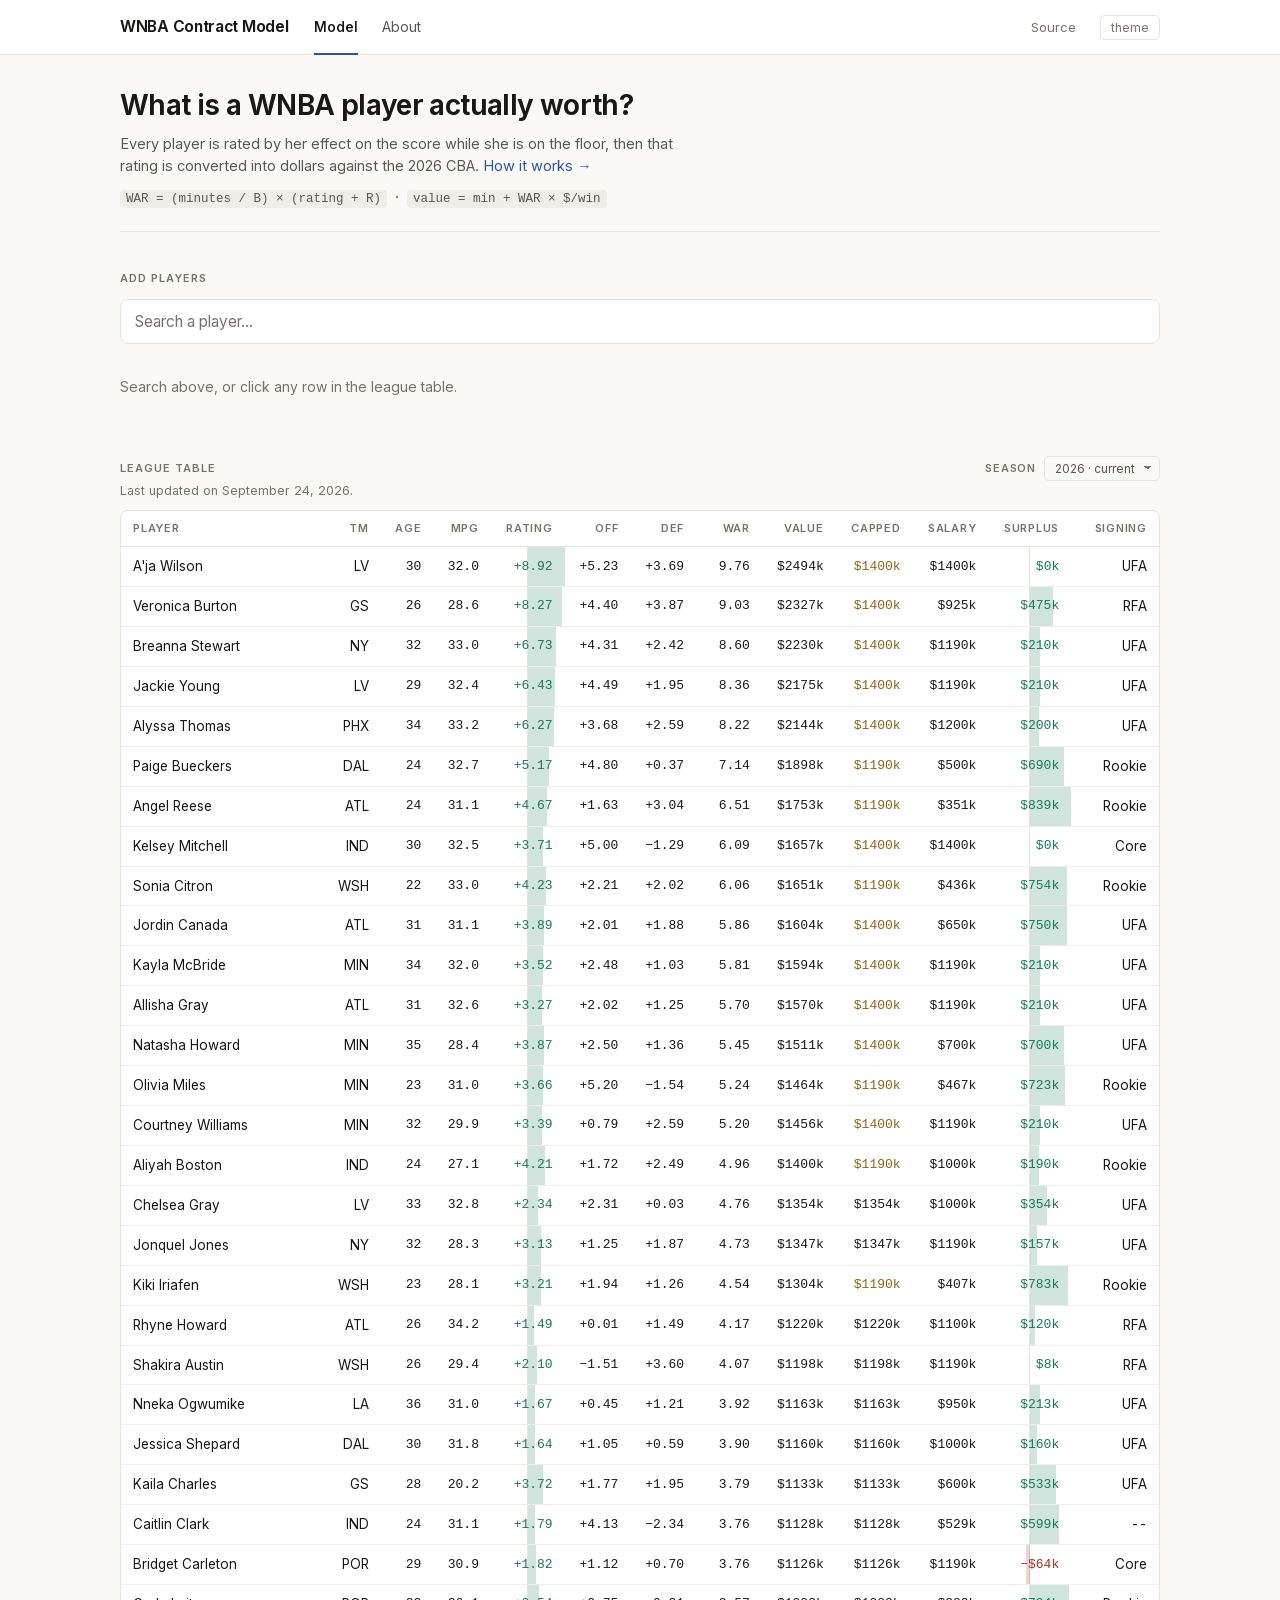
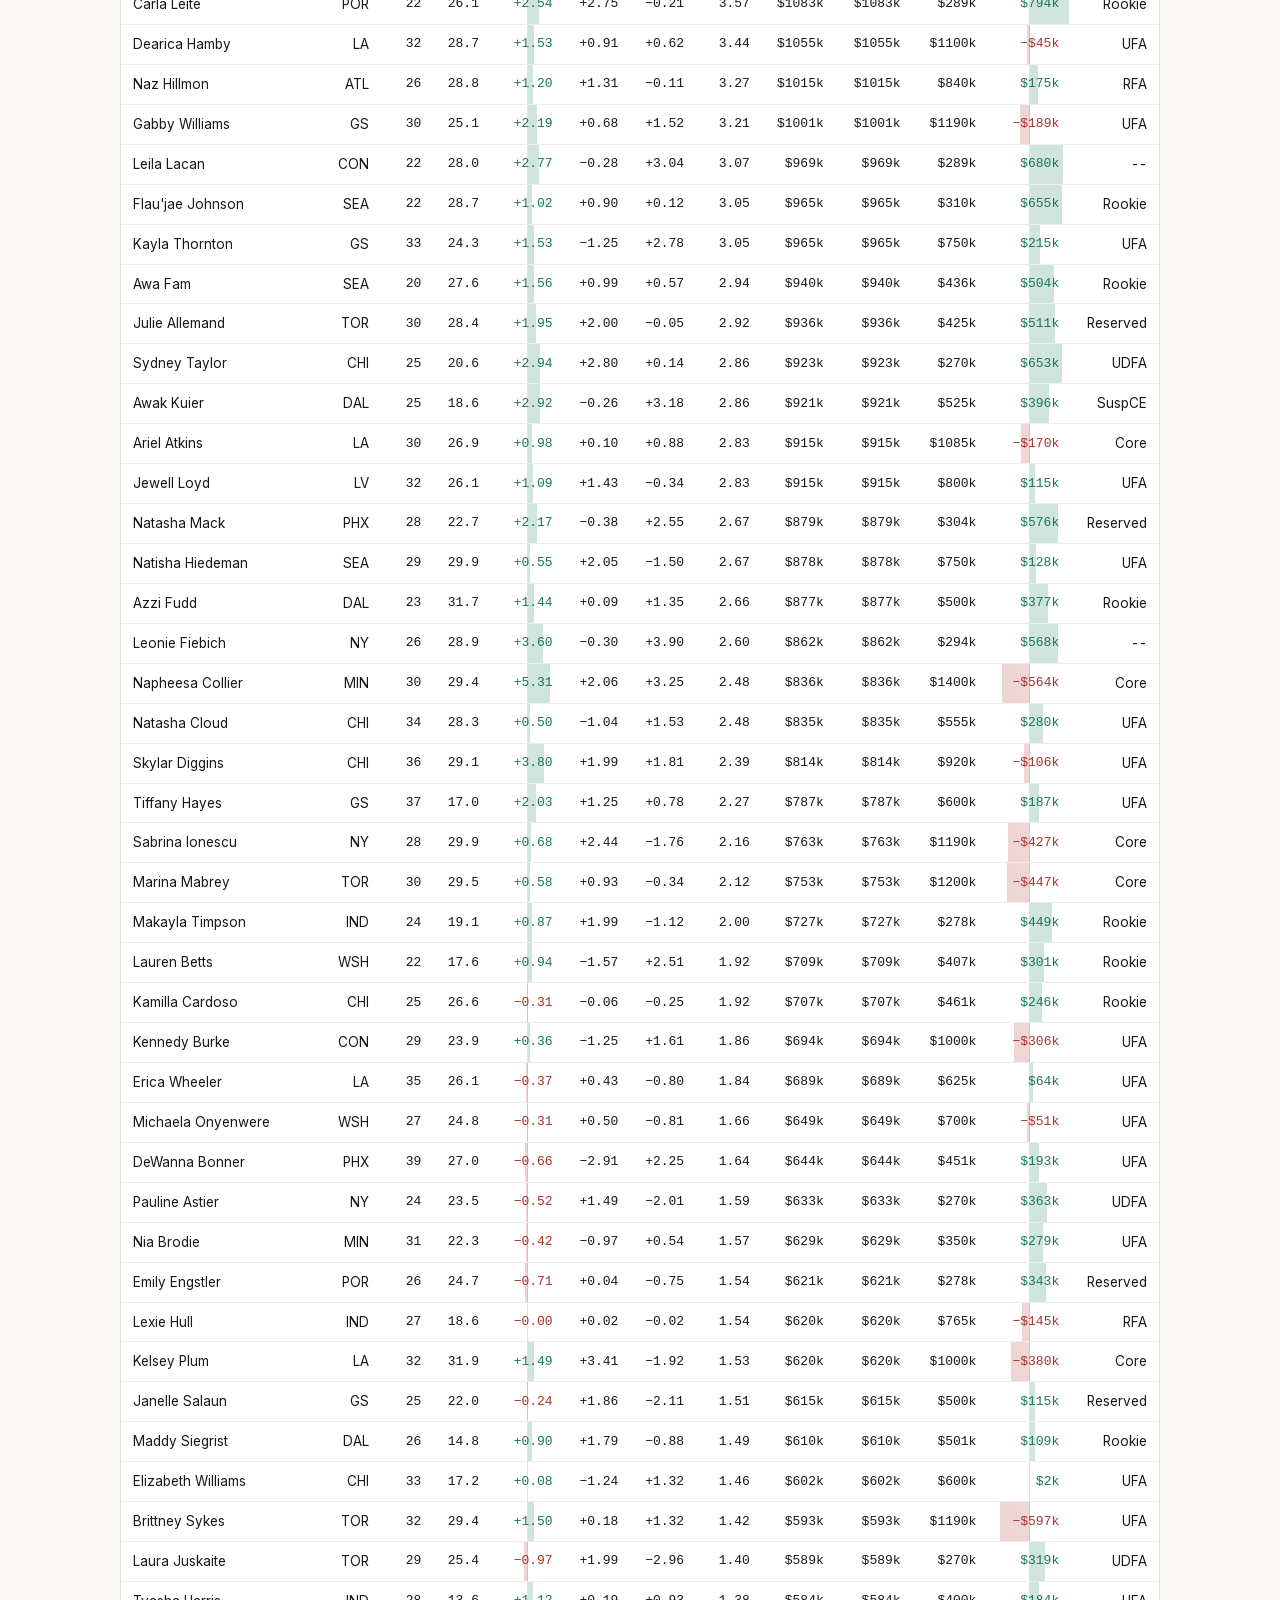
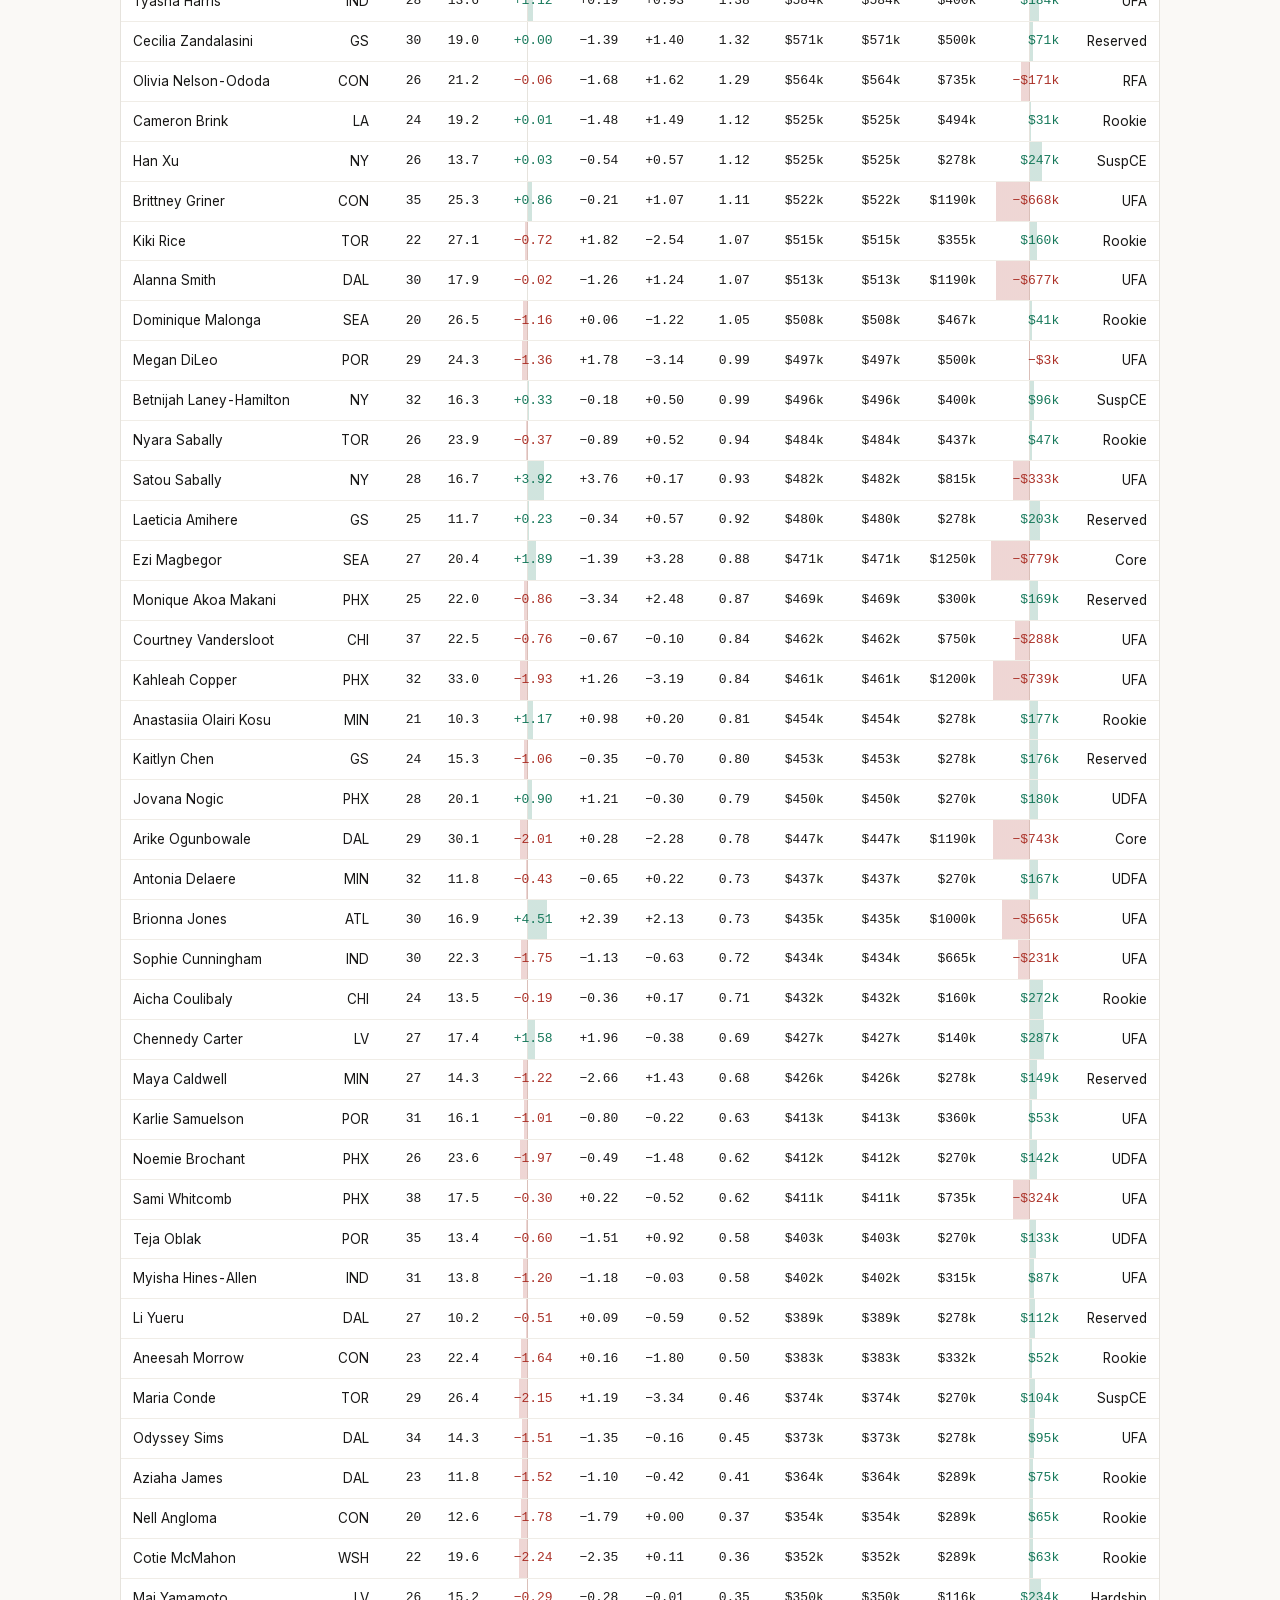
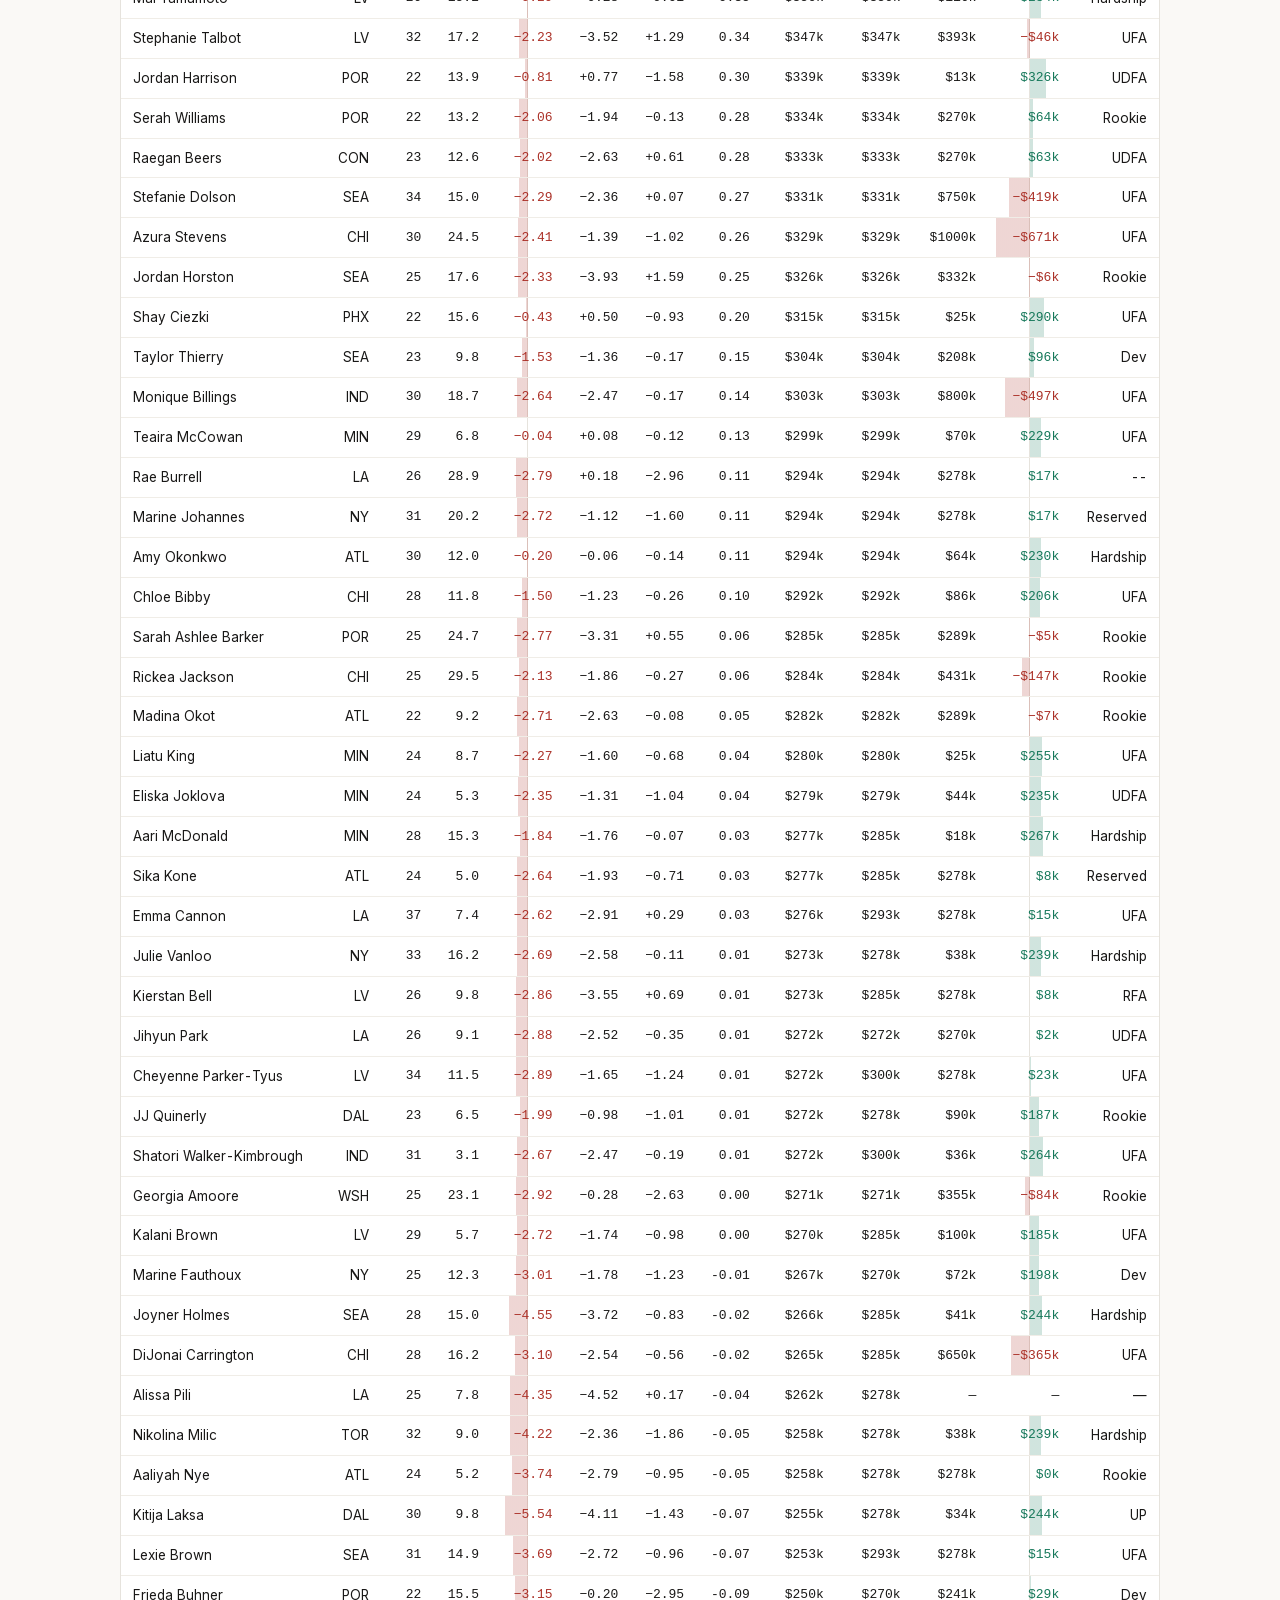
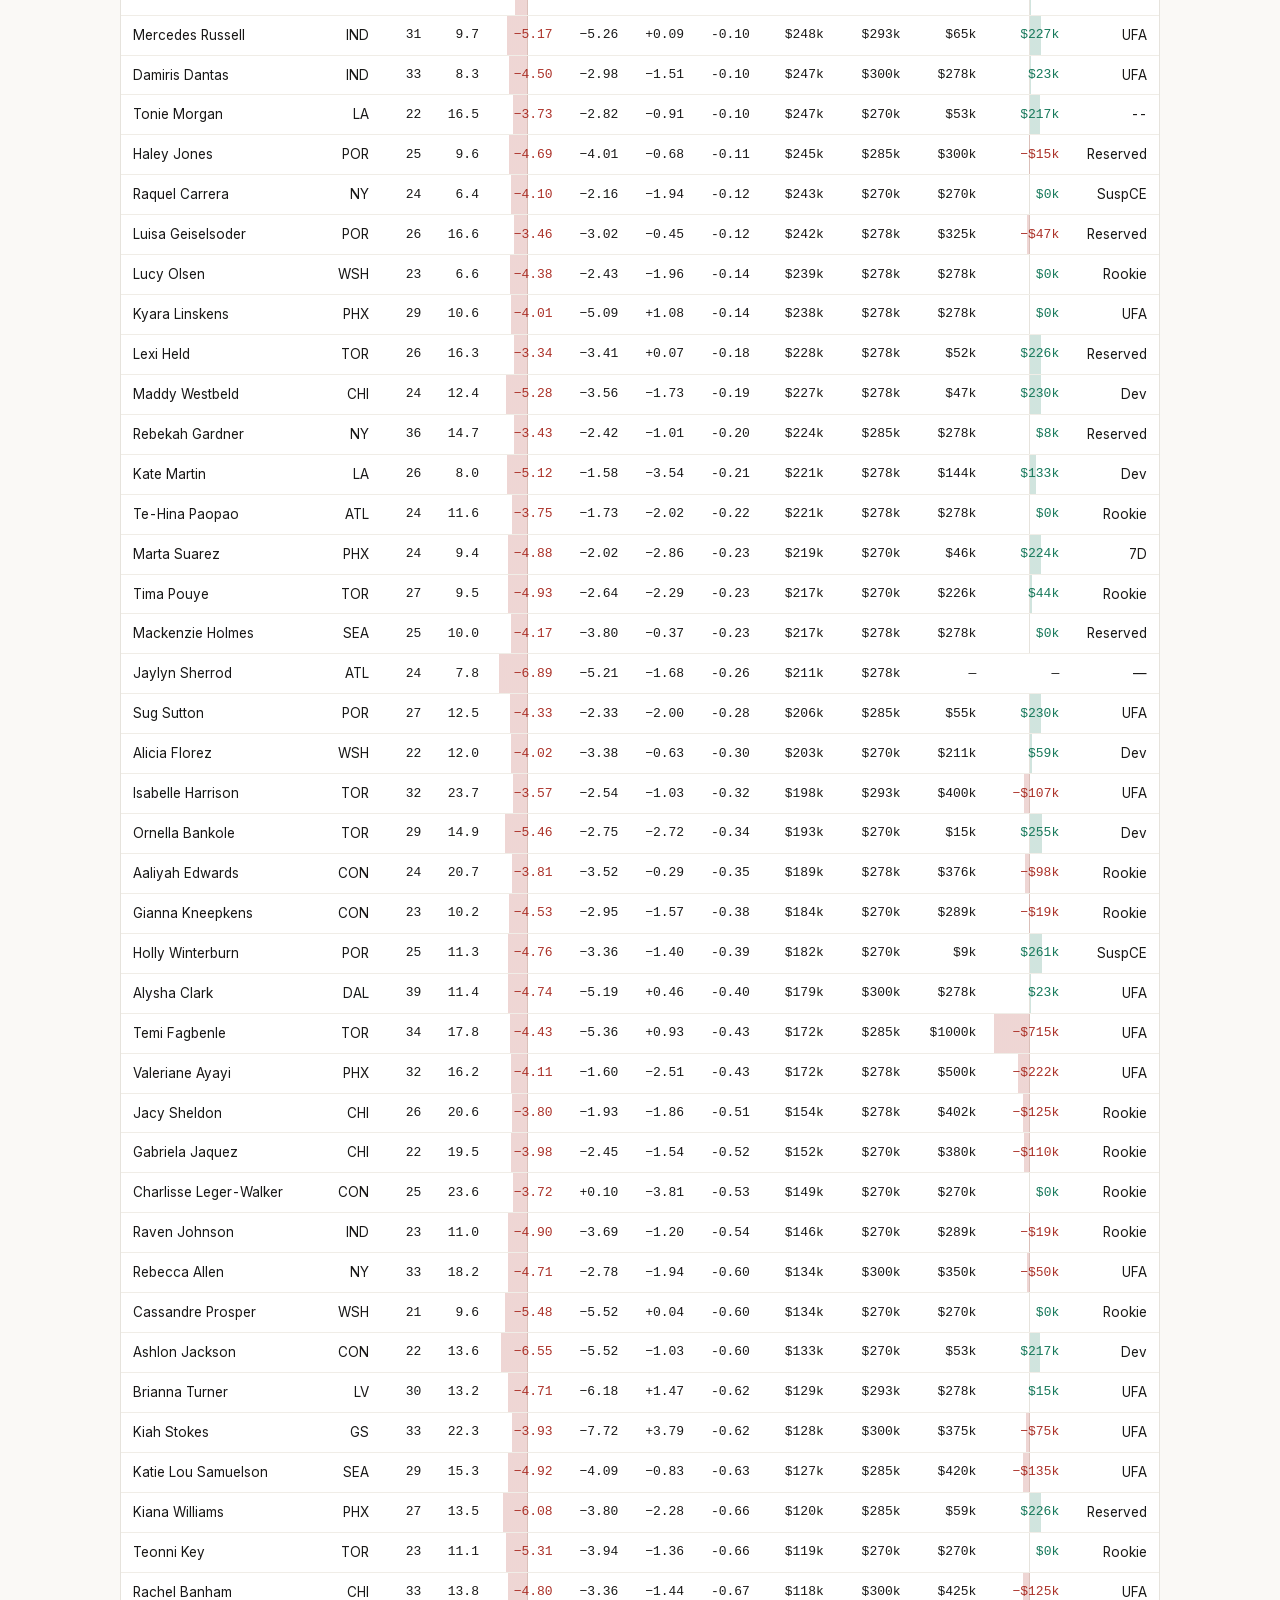
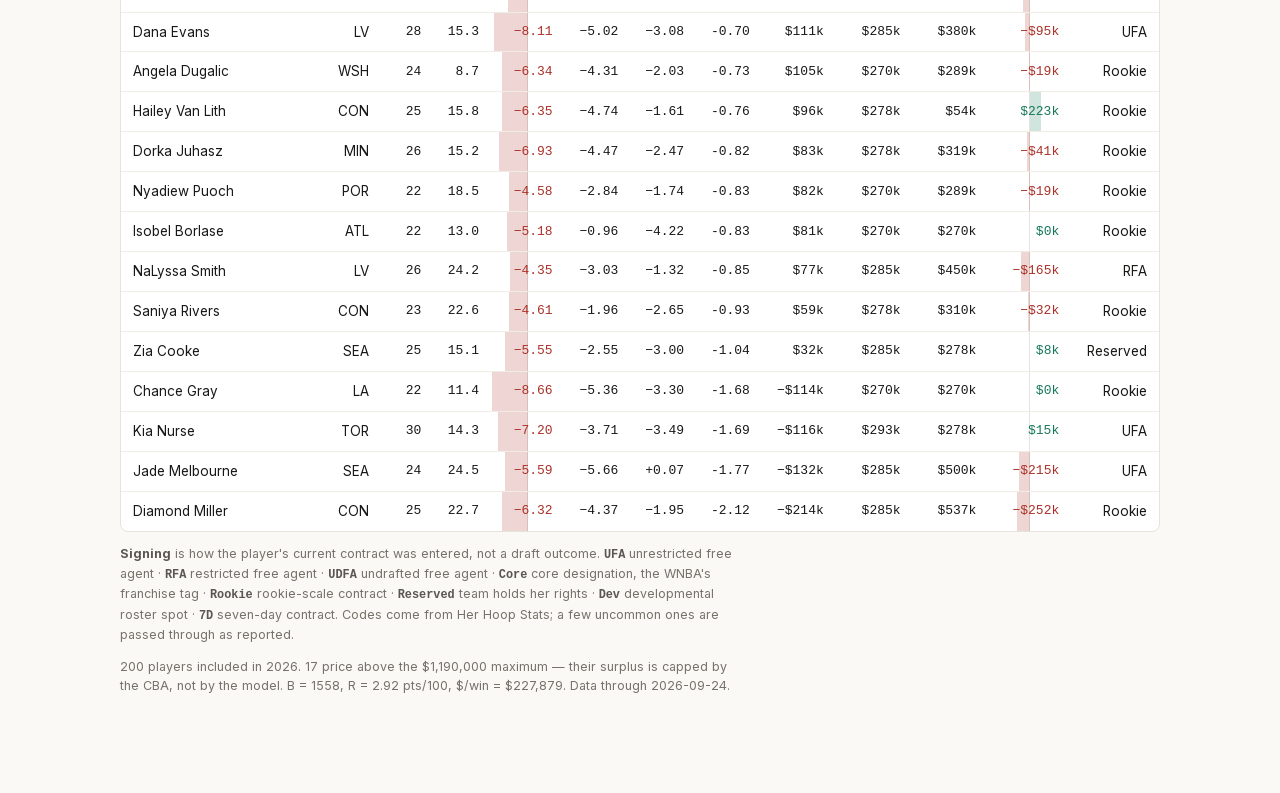
<file: docs/index.html>
<!DOCTYPE html>
<html lang="en">
<head>
<meta charset="utf-8">
<meta name="viewport" content="width=device-width, initial-scale=1">
<title>WNBA Contract Model</title>
<meta name="description" content="What is a WNBA player actually worth? Possession-level impact ratings converted into contract value against the 2026 CBA.">
<link rel="icon" href="assets/icon.svg" type="image/svg+xml">
<link rel="icon" href="assets/favicon-32.png" sizes="32x32" type="image/png">
<link rel="apple-touch-icon" href="assets/apple-touch-icon.png">
<meta name="theme-color" content="#16171a" media="(prefers-color-scheme: dark)">
<meta name="theme-color" content="#fbfbfa" media="(prefers-color-scheme: light)">
<link rel="canonical" href="https://mjwilson09.github.io/WNBA-Contract-Modeling/">
<meta property="og:type" content="website">
<meta property="og:site_name" content="WNBA Contract Model">
<meta property="og:url" content="https://mjwilson09.github.io/WNBA-Contract-Modeling/">
<meta property="og:title" content="WNBA Contract Model">
<meta property="og:description" content="What is a WNBA player actually worth? Possession-level impact ratings converted into contract value against the 2026 CBA.">
<meta property="og:image" content="https://mjwilson09.github.io/WNBA-Contract-Modeling/assets/og-card.png">
<meta property="og:image:width" content="1200">
<meta property="og:image:height" content="630">
<meta property="og:image:alt" content="WNBA Contract Model — what is a WNBA player actually worth?">
<meta name="twitter:card" content="summary_large_image">
<meta name="twitter:title" content="WNBA Contract Model">
<meta name="twitter:description" content="What is a WNBA player actually worth? Possession-level impact ratings converted into contract value against the 2026 CBA.">
<meta name="twitter:image" content="https://mjwilson09.github.io/WNBA-Contract-Modeling/assets/og-card.png">
<link rel="stylesheet" href="assets/site.css?v=a91a2968">
</head>
<body>
<nav class="nav">
  <div class="nav-in">
    <a class="brand" href="./">WNBA Contract Model</a>
    <a class="link" href="./" aria-current="page">Model</a>
    <a class="link" href="about.html">About</a>
    <span class="spacer"></span>
    <a class="ext" href="https://github.com/MJWilson09/WNBA-Contract-Modeling">Source</a>
    <button class="toggle" id="theme" aria-label="Toggle light and dark theme">theme</button>
  </div>
</nav>
<div class="wrap">

<header>
  <h1>What is a WNBA player actually worth?</h1>
  <p class="sub">
    Every player is rated by her effect on the score while she is on the floor,
    then that rating is converted into dollars against the 2026 CBA.
    <a href="about.html">How it works &rarr;</a>
  </p>
  <p class="sub" style="margin-top:8px">
    <code>WAR = (minutes / B) × (rating + R)</code> &nbsp;·&nbsp;
    <code>value = min + WAR × $/win</code>
  </p>
</header>

<h2>Add players</h2>
<div class="search">
  <input id="q" type="text" placeholder="Search a player…" autocomplete="off">
  <div class="ac" id="ac"></div>
</div>
<div id="cards"></div>
<div class="empty" id="empty">Search above, or click any row in the league table.</div>

<div class="sec-head">
  <h2>League table</h2>
  <div class="sec-tools">
    <label class="picklab" for="season">Season</label>
    <select id="season" class="pick"></select>
    <button id="cols" class="colbtn" aria-expanded="false">all columns</button>
  </div>
</div>
<p class="table-updated" id="table-updated"></p>
<div class="scroll">
  <table id="league">
    <thead><tr>
      <th data-k="name">Player</th>
      <th data-k="team" class="opt">Tm</th>
      <th data-k="age" class="num opt">Age</th>
      <th data-k="mpg" class="num opt">MPG</th>
      <th data-k="rating" class="num">Rating</th>
      <th data-k="oRapm" class="num opt">Off</th>
      <th data-k="dRapm" class="num opt">Def</th>
      <th data-k="war" class="num opt war">WAR</th>
      <th data-k="value" class="num">Value</th>
      <th data-k="marketValue" class="num opt">Capped</th>
      <th data-k="salary" class="num opt sal">Salary</th>
      <th data-k="surplus" class="num sal">Surplus</th>
      <th data-k="signing" class="opt sal">Signing</th>
    </tr></thead>
    <tbody></tbody>
  </table>
</div>
<p class="note" id="legend">
  <strong>Signing</strong> is how the player's current contract was entered, not
  a draft outcome.
  <b>UFA</b> unrestricted free agent ·
  <b>RFA</b> restricted free agent ·
  <b>UDFA</b> undrafted free agent ·
  <b>Core</b> core designation, the WNBA's franchise tag ·
  <b>Rookie</b> rookie-scale contract ·
  <b>Reserved</b> team holds her rights ·
  <b>Dev</b> developmental roster spot ·
  <b>7D</b> seven-day contract.
  Codes come from Her Hoop Stats; a few uncommon ones are passed through as
  reported.
</p>
<p class="note" id="foot"></p>

</div>

<script src="players.js"></script>
<script>
const C = MODEL.constants;
const SEASONS = MODEL.seasons;
const CUR = MODEL.season;

/* ---- model math: mirrors valuation.py ---- */
function computeWar(minutes, rating) {
  return (minutes / C.minutes_baseline) * (rating + C.replacement_level);
}
function computeValue(war, season) {
  const s = MODEL.schedule[String(season)];
  return s.min_salary + war * s.dollars_per_win;
}
// Art. V §8 gives two maxima: the Standard Maximum (17% of cap) limits most
// contracts, the Supermax (20%) is for Core players, qualifying 5+ year vets
// re-signing, and rookie-scale extensions. Mirrors valuation.py.
function maxFor(p, season) {
  const s = MODEL.schedule[String(season)];
  return p.supermax ? s.supermax_salary : s.max_salary;
}
// The minimum is also tiered, by Years of Service (Art. V §7(a)), so a veteran
// floors higher than a rookie. Mirrors valuation.minimum_salary.
function minFor(p, season) {
  const s = MODEL.schedule[String(season)];
  const exp = Math.max(p.exp ?? 0, 0);
  let best = s.min_salary;
  for (const [tier, amt] of Object.entries(s.min_tiers || {})) {
    if (+tier <= exp) best = amt;
  }
  return best;
}
function clampToBand(value, season, p) {
  return Math.min(Math.max(value, minFor(p, season)), maxFor(p, season));
}
function ageMultiplier(age) {
  const xs = MODEL.agingCurve.age, ys = MODEL.agingCurve.relValue;
  if (age <= xs[0]) return ys[0];
  if (age >= xs[xs.length - 1]) return ys[ys.length - 1];
  for (let i = 1; i < xs.length; i++) {
    if (age <= xs[i]) {
      const t = (age - xs[i - 1]) / (xs[i] - xs[i - 1]);
      return ys[i - 1] + t * (ys[i] - ys[i - 1]);
    }
  }
  return ys[ys.length - 1];
}
// Multiplicative on value ABOVE REPLACEMENT, never on the raw rating:
// scaling a -1.0 rating by 0.9 would make a below-average player better.
function projectRating(rating, age, yearsAhead) {
  if (age == null) return null;
  const now = ageMultiplier(age), later = ageMultiplier(age + yearsAhead);
  if (!now) return null;
  return (rating + C.replacement_level) * (later / now) - C.replacement_level;
}

/* ---- formatting ---- */
const money = v => v == null ? "—" :
  "$" + Math.round(v).toLocaleString("en-US");
const moneyK = v => v == null ? "—" :
  (v < 0 ? "−" : "") + "$" + Math.abs(Math.round(v / 1000)) + "k";
const moneyDelta = v => v == null ? "—" :
  (v >= 0 ? "+" : "−") + "$" + Math.abs(Math.round(v)).toLocaleString("en-US");
const sgn = v => v == null ? "—" : (v >= 0 ? "+" : "−") + Math.abs(v).toFixed(2);
const cls = v => v == null ? "" : v >= 0 ? "pos" : "neg";

/* ---- per-player derived row ---- */
function derive(p, ov) {
  const o = ov || {};
  const games = o.games ?? Math.round(C.games_per_team * p.availability);
  const mpg = o.mpg ?? p.mpg;
  const adj = o.adj ?? 0;
  const rating = p.rating + adj;
  // Until a minutes slider is touched, use the pipeline's own prorated minutes.
  // The sliders force `games` to an integer, so round(44*availability)*mpg drifts
  // ~0.6% from valuation.py's continuous 44*availability*mpg — enough to make the
  // page disagree with the parquet it was generated from.
  const touched = o.games !== undefined || o.mpg !== undefined;
  const minutes = touched ? games * mpg : p.projMinutes;

  const war = computeWar(minutes, rating);
  const value = computeValue(war, CUR);
  // Value is linear in rating, so the rating SE propagates directly. Tracks the
  // minutes sliders; the rating-adjustment slider does not change it, since the
  // SE is estimation uncertainty rather than a user override. Mirrors valuation.py.
  const valueSe = p.ratingSe == null ? null
    : (minutes / C.minutes_baseline)
      * MODEL.schedule[String(CUR)].dollars_per_win * p.ratingSe;
  const marketValue = clampToBand(value, CUR, p);
  // Year 0 uses the descriptive rating ("worth it now"); projection years use
  // the forward-tuned rating, which is more heavily shrunk. Mirrors valuation.py.
  // A slider adjustment shifts both by the same amount.
  const forecastRating = (p.ratingForecast ?? p.rating) + adj;
  const proj = SEASONS.map((s, k) => {
    const r = k === 0 ? rating : projectRating(forecastRating, p.age, k);
    if (r == null) return null;
    const w = computeWar(minutes, r);
    const v = computeValue(w, s);
    return { season: s, rating: r, war: w, value: v, marketValue: clampToBand(v, s, p) };
  });
  return { games, mpg, adj, rating, minutes, war, value, marketValue, touched, valueSe,
           surplus: p.salary == null ? null : marketValue - p.salary,
           cappedBy: value - marketValue, proj };
}

/* ---- state ---- */
const selected = [];              // {p, ov}
const byId = new Map(MODEL.players.map(p => [p.id, p]));

/* ---- cards ---- */
function slider(label, val, min, max, step, fmt, onIn) {
  const d = document.createElement("div");
  d.className = "ctl";
  d.innerHTML = `<label><span>${label}</span><b>${fmt(val)}</b></label>
    <input type="range" min="${min}" max="${max}" step="${step}" value="${val}">`;
  const inp = d.querySelector("input"), out = d.querySelector("b");
  inp.addEventListener("input", () => {
    out.textContent = fmt(parseFloat(inp.value));
    onIn(parseFloat(inp.value));
  });
  return d;
}

function renderCards() {
  const host = document.getElementById("cards");
  host.innerHTML = "";
  document.getElementById("empty").style.display = selected.length ? "none" : "";

  selected.forEach((entry, i) => {
    const { p } = entry;
    const d = derive(p, entry.ov);
    const card = document.createElement("div");
    card.className = "card";

    const top = document.createElement("div");
    top.className = "card-top";
    top.innerHTML = `<div>
        <div class="who">${p.name}</div>
        <div class="tags">${p.team} · ${p.pos} · age ${p.age ?? "—"} · ${p.signing}
          · ${p.g} gp · ${p.source}</div>
      </div>`;
    const rm = document.createElement("button");
    rm.className = "rm"; rm.textContent = "remove";
    rm.onclick = () => { selected.splice(i, 1); renderCards(); };
    top.appendChild(rm);
    card.appendChild(top);

    const ctl = document.createElement("div");
    ctl.className = "controls";
    const set = (k, v) => {
      entry.ov = Object.assign({}, entry.ov, { [k]: v });
      const nd = derive(p, entry.ov);
      paint(card, p, nd);
    };
    ctl.appendChild(slider("Games", d.games, 1, C.games_per_team, 1,
      v => v.toFixed(0), v => set("games", v)));
    ctl.appendChild(slider("Minutes per game", d.mpg, 0, C.game_minutes, 0.5,
      v => v.toFixed(1), v => set("mpg", v)));
    ctl.appendChild(slider("Rating adjustment", d.adj, -5, 5, 0.1,
      v => sgn(v), v => set("adj", v)));
    card.appendChild(ctl);

    const reset = document.createElement("button");
    reset.className = "reset"; reset.textContent = "reset to model defaults";
    reset.onclick = () => { entry.ov = {}; renderCards(); };
    card.appendChild(reset);

    const body = document.createElement("div");
    body.dataset.body = "1";
    card.appendChild(body);
    host.appendChild(card);
    paint(card, p, d);
  });
}

function paint(card, p, d) {
  const body = card.querySelector("[data-body]");
  const maxS = maxFor(p, CUR);
  const scaleTop = Math.max(d.value, maxS) * 1.05;
  const pctMax = (maxS / scaleTop) * 100;
  const pctVal = (Math.min(d.value, maxS) / scaleTop) * 100;
  const pctOver = (Math.max(d.value - maxS, 0) / scaleTop) * 100;

  // One standard error either side of the estimate, drawn rather than printed.
  // The point a number cannot make: these ranges overlap between players, so the
  // ordering is softer than a sorted table implies.
  const seLo = Math.max(0, (d.value - d.valueSe) / scaleTop * 100);
  const seHi = Math.min(100, (d.value + d.valueSe) / scaleTop * 100);
  const seBand = d.valueSe == null ? "" :
    `<div class="bar-se" style="left:${seLo}%;width:${Math.max(seHi - seLo, 0.5)}%"></div>`;

  const projRows = d.proj.filter(Boolean).map(r => `
    <tr><td>${r.season}</td>
      <td class="num">${sgn(r.rating)}</td>
      <td class="num">${r.war.toFixed(2)}</td>
      <td class="num">${money(r.value)}</td>
      <td class="num ${r.value > MODEL.schedule[String(r.season)].max_salary ? "capped" : ""}">${money(r.marketValue)}</td>
    </tr>`).join("");
  const t10 = p.valueTrend?.last10;
  const tSeason = p.valueTrend?.season;

  body.innerHTML = `
    <div class="grid">
      <div class="cell"><div class="k">Rating</div>
        <div class="v">${sgn(d.rating)}</div>
        <div class="n">off ${sgn(p.oRapm)} · def ${sgn(p.dRapm)}</div></div>
      <div class="cell"><div class="k">Minutes</div>
        <div class="v">${Math.round(d.minutes)}</div>
        <div class="n">${d.touched
            ? `${d.games} × ${d.mpg.toFixed(1)}`
            : `prorated to ${C.games_per_team} g`}</div></div>
      <div class="cell"><div class="k">WAR</div>
        <div class="v">${d.war.toFixed(2)}</div>
        <div class="n">wins above repl.</div></div>
      <div class="cell"><div class="k">Value</div>
        <div class="v">${money(d.value)}</div>
        <div class="n">${d.valueSe == null ? "unconstrained"
            : `unconstrained · &plusmn;${money(d.valueSe)}`}</div></div>
      <div class="cell"><div class="k">Market value</div>
        <div class="v ${d.cappedBy > 1 ? "capped" : ""}">${money(d.marketValue)}</div>
        <div class="n">${d.cappedBy > 1 ? "clipped at max" : "within CBA band"}</div></div>
      <div class="cell"><div class="k">Surplus</div>
        <div class="v ${cls(d.surplus)}">${d.surplus == null ? "—" : money(d.surplus)}</div>
        <div class="n">vs ${money(p.salary)}</div></div>
    </div>

    <div class="value-trends">
      <div class="trend-head">Model value change</div>
      <div class="trend-item">
        <div class="k">${t10 ? `Last ${t10.games} team games` : "Last 10 team games"}</div>
        <div class="v ${t10 ? cls(t10.delta) : ""}">${t10 ? moneyDelta(t10.delta) : "—"}</div>
        <div class="n">${t10 ? `since ${t10.from}` : "No 10-game baseline yet"}</div>
      </div>
      <div class="trend-item">
        <div class="k">Since season start</div>
        <div class="v ${tSeason ? cls(tSeason.delta) : ""}">${tSeason ? moneyDelta(tSeason.delta) : "—"}</div>
        <div class="n">${tSeason ? `since ${tSeason.from}` : "Not rated at opening baseline"}</div>
      </div>
      <div class="trend-note">Saved model defaults; sliders do not alter history.</div>
    </div>

    <div class="bar">
      <div class="bar-track">
        <div class="bar-fill" style="width:${pctVal}%"></div>
        <div class="bar-over" style="left:${pctMax}%;width:${pctOver}%"></div>
        ${seBand}
        <div class="bar-max" style="left:${pctMax}%"></div>
      </div>
      <div class="bar-legend">
        <span>value ${money(d.value)}${d.valueSe == null ? "" :
          ` &plusmn;${money(d.valueSe)}`}</span>
        <span>${d.cappedBy > 1
          ? `${money(d.cappedBy)} above the max — surplus the CBA hands the team`
          : `max ${money(maxS)}`}</span>
      </div>
    </div>

    <div class="scroll proj-wrap">
      <table class="proj">
        <thead><tr><th>Season</th><th class="num">Rating</th><th class="num">WAR</th>
          <th class="num">Value</th><th class="num">Capped</th></tr></thead>
        <tbody>${projRows}</tbody>
      </table>
    </div>
    <p class="note">Future seasons age the rating on the WNBA curve (peak 29) and
      inflate dollars on the CBA's 2026→2032 endpoints. Minutes are held at the
      slider value.</p>`;
}

/* ---- search ---- */
const q = document.getElementById("q"), ac = document.getElementById("ac");
let acIdx = -1, acList = [];
function closeAc() { ac.innerHTML = ""; acIdx = -1; acList = []; }
q.addEventListener("input", () => {
  const s = q.value.trim().toLowerCase();
  if (!s) return closeAc();
  acList = MODEL.players.filter(p => p.name.toLowerCase().includes(s)).slice(0, 8);
  ac.innerHTML = acList.map((p, i) =>
    `<div data-i="${i}"><span class="nm">${p.name}</span>
      <span class="meta">${p.team} · ${sgn(p.rating)}</span></div>`).join("");
  acIdx = -1;
  ac.querySelectorAll("div").forEach(el =>
    el.onclick = () => add(acList[+el.dataset.i].id));
});
q.addEventListener("keydown", e => {
  if (!acList.length) return;
  if (e.key === "ArrowDown" || e.key === "ArrowUp") {
    e.preventDefault();
    acIdx = (acIdx + (e.key === "ArrowDown" ? 1 : -1) + acList.length) % acList.length;
    ac.querySelectorAll("div").forEach((el, i) => el.classList.toggle("on", i === acIdx));
  } else if (e.key === "Enter") {
    add(acList[acIdx >= 0 ? acIdx : 0].id);
  } else if (e.key === "Escape") closeAc();
});
document.addEventListener("click", e => {
  if (!e.target.closest(".search")) closeAc();
});
function add(id) {
  if (!selected.some(s => s.p.id === id)) selected.push({ p: byId.get(id), ov: {} });
  q.value = ""; closeAc(); renderCards();
  document.getElementById("cards").lastElementChild
    ?.scrollIntoView({ behavior: "smooth", block: "nearest" });
}

/* ---- league table ---- */
// The table can show any season back to the first one with possession data.
// The current season comes from `players` (the only rows carrying contracts);
// every earlier one from `history`. Both are shaped so `derive()` runs on them
// unchanged, so there is one value formula, not two.
const HISTORY = MODEL.history || {};
const HIST_META = MODEL.historyMeta || {};
const TABLE_SEASONS = [CUR,
  ...Object.keys(HISTORY).map(Number).sort((a, b) => b - a)];

let rows = [], ratingMax = 0, surplusMax = 0, tableSeason = CUR;

function buildRows(season) {
  const src = season === CUR ? MODEL.players : (HISTORY[String(season)] || []);
  return src.map(p => {
    const d = derive(p, null);
    return { ...p, war: d.war, value: d.value, marketValue: d.marketValue,
             surplus: d.surplus };
  });
}

// A bar drawn from a centre baseline: positive fills rightward, negative
// leftward, so sign is readable without reading the number. Emitted as CSS
// custom properties; the gradient itself lives in site.css.
function bar(v, maxAbs) {
  if (v == null || !maxAbs) return "";
  const half = Math.min(Math.abs(v) / maxAbs, 1) * 50;
  const [a, b] = v >= 0 ? [50, 50 + half] : [50 - half, 50];
  const c = v >= 0 ? "var(--bar-pos)" : "var(--bar-neg)";
  return `style="--a:${a}%;--b:${b}%;--c:${c}"`;
}

let sortK = "value", sortDesc = true;

// Column extents for the inline bars, recomputed per season. Scaled per column
// to its own largest magnitude, so each column uses its full width rather than
// being squashed by whichever column happens to have the biggest numbers —
// which also means a bar's length is only comparable within one season's table.
function loadSeason(season) {
  tableSeason = season;
  rows = buildRows(season);
  ratingMax = Math.max(...rows.map(r => Math.abs(r.rating)));
  const sur = rows.filter(r => r.surplus != null).map(r => Math.abs(r.surplus));
  surplusMax = sur.length ? Math.max(...sur) : 0;

  // Salaries are loaded for the current season only, so the contract columns
  // come out for past seasons rather than showing a column of dashes.
  const hist = season !== CUR;
  document.getElementById("league").classList.toggle("no-sal", hist);
  document.getElementById("legend").style.display = hist ? "none" : "";
  // Leaving the sort on a column that just disappeared would look like an
  // arbitrary order.
  if (hist && ["salary", "surplus", "signing"].includes(sortK)) {
    sortK = "value"; sortDesc = true;
  }
  renderTable();
  renderFoot();
}

function renderTable() {
  const tb = document.querySelector("#league tbody");
  const sorted = rows.slice().sort((a, b) => {
    const x = a[sortK], y = b[sortK];
    if (x == null) return 1;
    if (y == null) return -1;
    if (typeof x === "string") return sortDesc ? y.localeCompare(x) : x.localeCompare(y);
    return sortDesc ? y - x : x - y;
  });
  // A row is only clickable if that player has a current-season card to open;
  // plenty of players in a 2017 table are long retired.
  tb.innerHTML = sorted.map(r => `
    <tr class="${byId.has(r.id) ? "click" : ""}" data-id="${r.id}">
      <td>${r.name}</td><td class="opt">${r.team}</td>
      <td class="num opt">${r.age ?? "—"}</td>
      <td class="num opt">${r.mpg.toFixed(1)}</td>
      <td class="num bar ${cls(r.rating)}" ${bar(r.rating, ratingMax)}>${sgn(r.rating)}</td>
      <td class="num opt">${sgn(r.oRapm)}</td>
      <td class="num opt">${sgn(r.dRapm)}</td>
      <td class="num opt war">${r.war.toFixed(2)}</td>
      <td class="num">${moneyK(r.value)}</td>
      <td class="num opt ${r.value > r.marketValue + 1 ? "capped" : ""}">${moneyK(r.marketValue)}</td>
      <td class="num opt sal">${moneyK(r.salary)}</td>
      <td class="num bar sal ${cls(r.surplus)}" ${bar(r.surplus, surplusMax)}>${r.surplus == null ? "—" : moneyK(r.surplus)}</td>
      <td class="opt sal">${r.signing}</td>
    </tr>`).join("");
  tb.querySelectorAll("tr.click").forEach(tr =>
    tr.onclick = () => add(+tr.dataset.id));
}

const seasonSel = document.getElementById("season");
const updatedDate = new Date(`${MODEL.generated}T00:00:00`);
document.getElementById("table-updated").textContent =
  `Last updated on ${updatedDate.toLocaleDateString("en-US", {
    month: "long", day: "numeric", year: "numeric", timeZone: "UTC"
  })}.`;
seasonSel.innerHTML = TABLE_SEASONS.map(s =>
  `<option value="${s}">${s}${s === CUR ? " · current" : ""}</option>`).join("");
seasonSel.value = String(CUR);
seasonSel.onchange = () => loadSeason(+seasonSel.value);
const colBtn = document.getElementById("cols");
colBtn.onclick = () => {
  const t = document.getElementById("league");
  const on = t.classList.toggle("show-all");
  colBtn.setAttribute("aria-expanded", String(on));
  colBtn.textContent = on ? "fewer columns" : "all columns";
};

document.querySelectorAll("#league thead th").forEach(th => {
  th.onclick = () => {
    const k = th.dataset.k;
    if (k === sortK) sortDesc = !sortDesc; else { sortK = k; sortDesc = true; }
    renderTable();
  };
});

/* ---- footer ---- */
function renderFoot() {
  const s26 = MODEL.schedule[String(CUR)];
  const consts =
    `B = ${Math.round(C.minutes_baseline)}, R = ${C.replacement_level.toFixed(2)} pts/100, ` +
    `$/win = ${money(s26.dollars_per_win)}. Data through ${MODEL.generated}.`;
  const head = `${rows.length} players included in ${tableSeason}. `;

  let body;
  if (tableSeason === CUR) {
    const nCapped = rows.filter(r => r.value > r.marketValue + 1).length;
    body = `${nCapped} price above the ${money(s26.max_salary)} maximum — ` +
      `their surplus is capped by the CBA, not by the model. `;
  } else {
    // What a past season's numbers do and do not mean, on the page rather than
    // only in the docs: the rating is that season's, the price tag is today's.
    const m = HIST_META[String(tableSeason)] || {};
    const win = m.pooled
      ? (m.pooled[0] === m.pooled[1] ? `${m.pooled[0]}` : `${m.pooled[0]}–${m.pooled[1]}`)
      : `${tableSeason}`;
    body =
      `Ratings are fit on ${(m.nPoss || 0).toLocaleString("en-US")} possessions ` +
      `from ${win}, weighted toward ${tableSeason}. ` +
      `That season ran ${m.games} games, so minutes are normalised to a ` +
      `${C.games_per_team}-game season and priced in ${CUR} dollars: the value ` +
      `column is what that season's play would be worth under today's CBA, not ` +
      `what anyone was paid. Contracts are loaded for ${CUR} only, so the ` +
      `salary columns are hidden and Capped uses the standard maximum for ` +
      `everyone — years of service are not reconstructed this far back. `;
  }
  document.getElementById("foot").textContent = head + body + consts;
}

/* ---- theme ---- */
document.getElementById("theme").onclick = () => {
  const cur = document.documentElement.getAttribute("data-theme");
  const dark = cur ? cur === "dark"
    : matchMedia("(prefers-color-scheme: dark)").matches;
  document.documentElement.setAttribute("data-theme", dark ? "light" : "dark");
};

loadSeason(CUR);
renderCards();
</script>
</body>
</html>
</file>
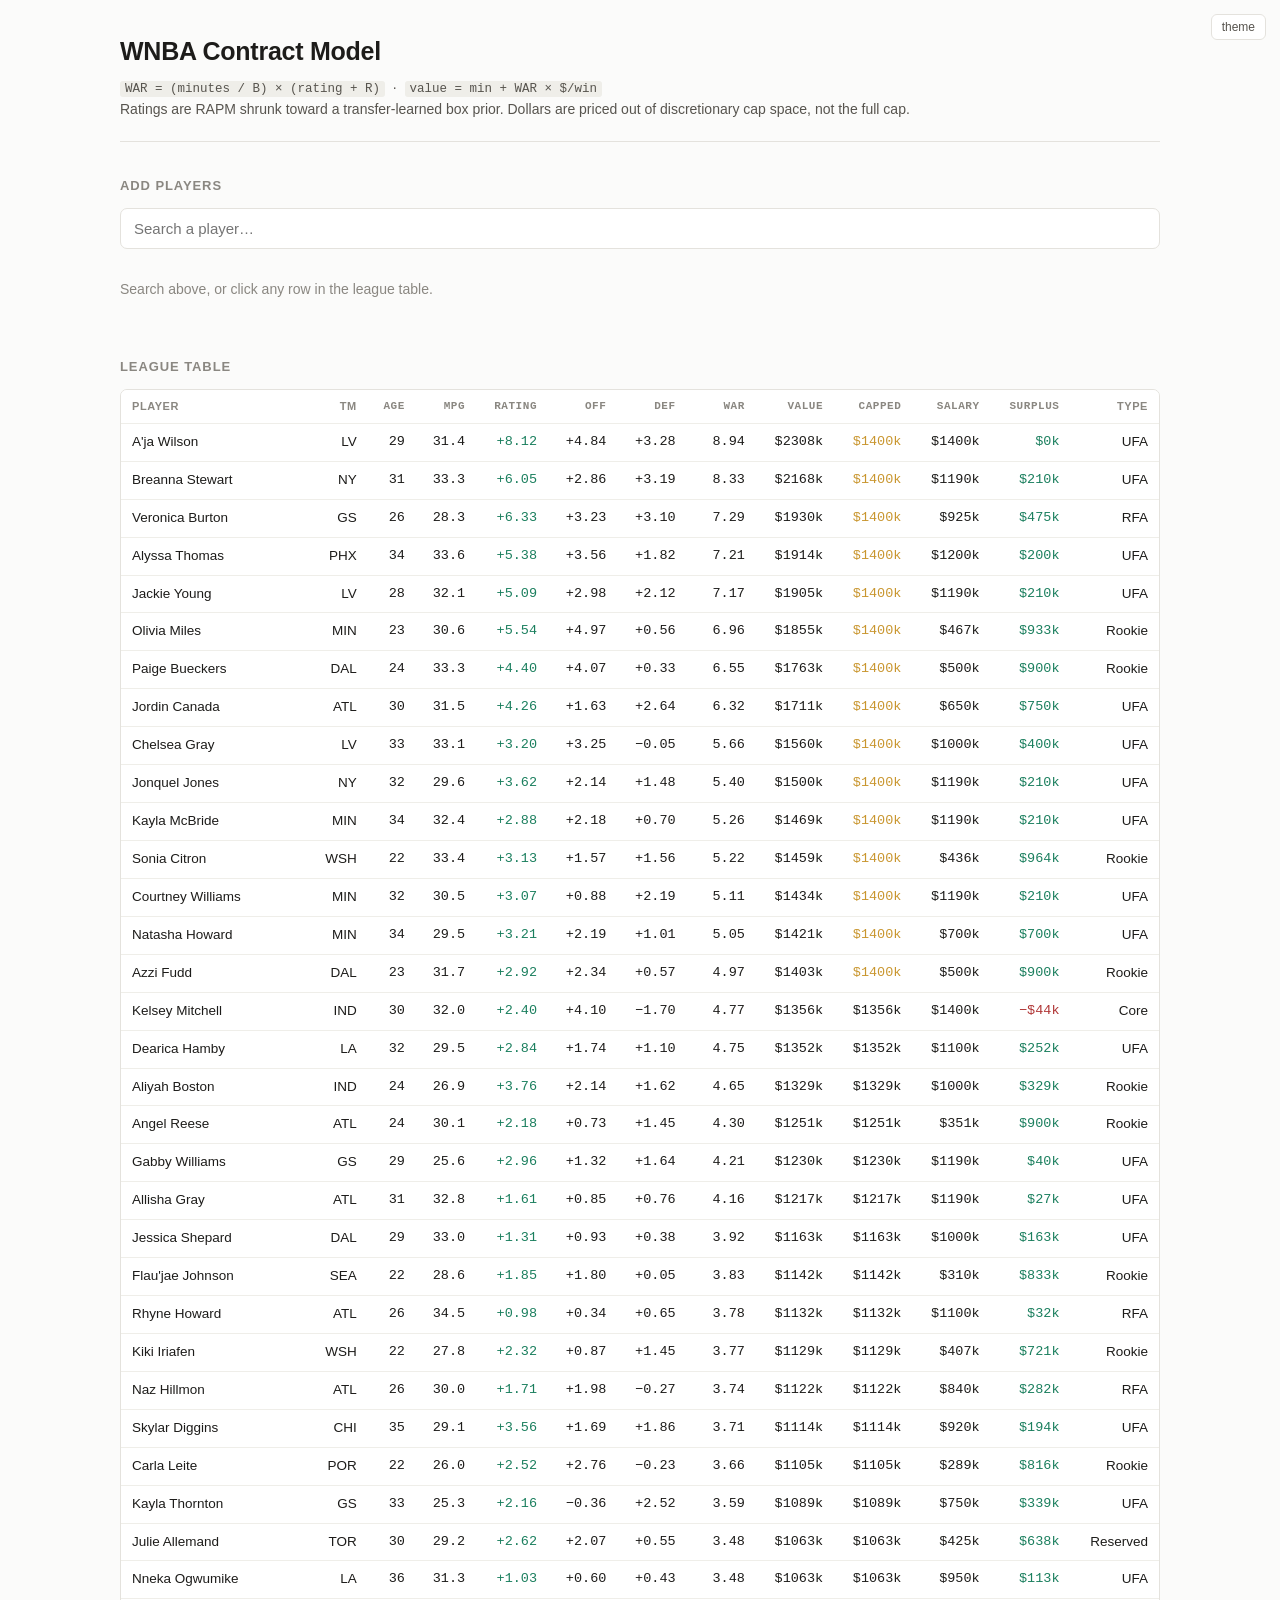
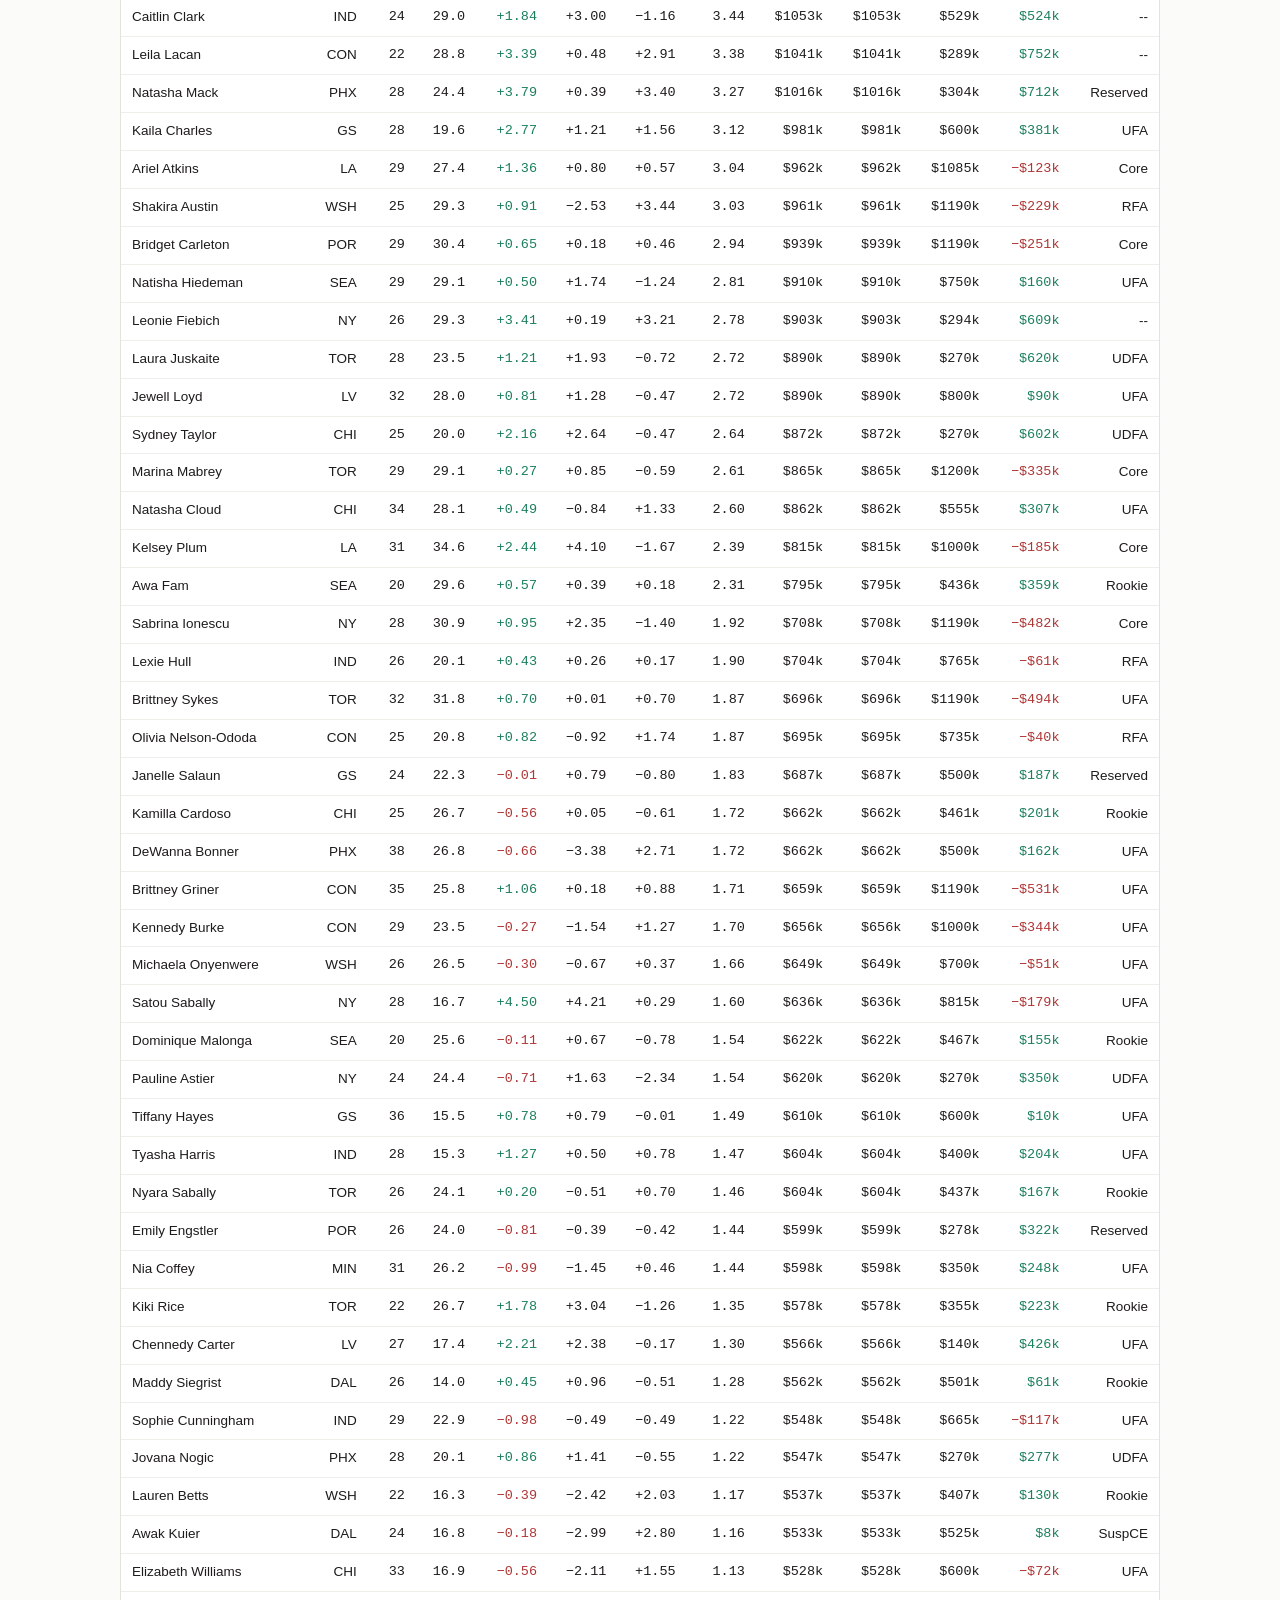
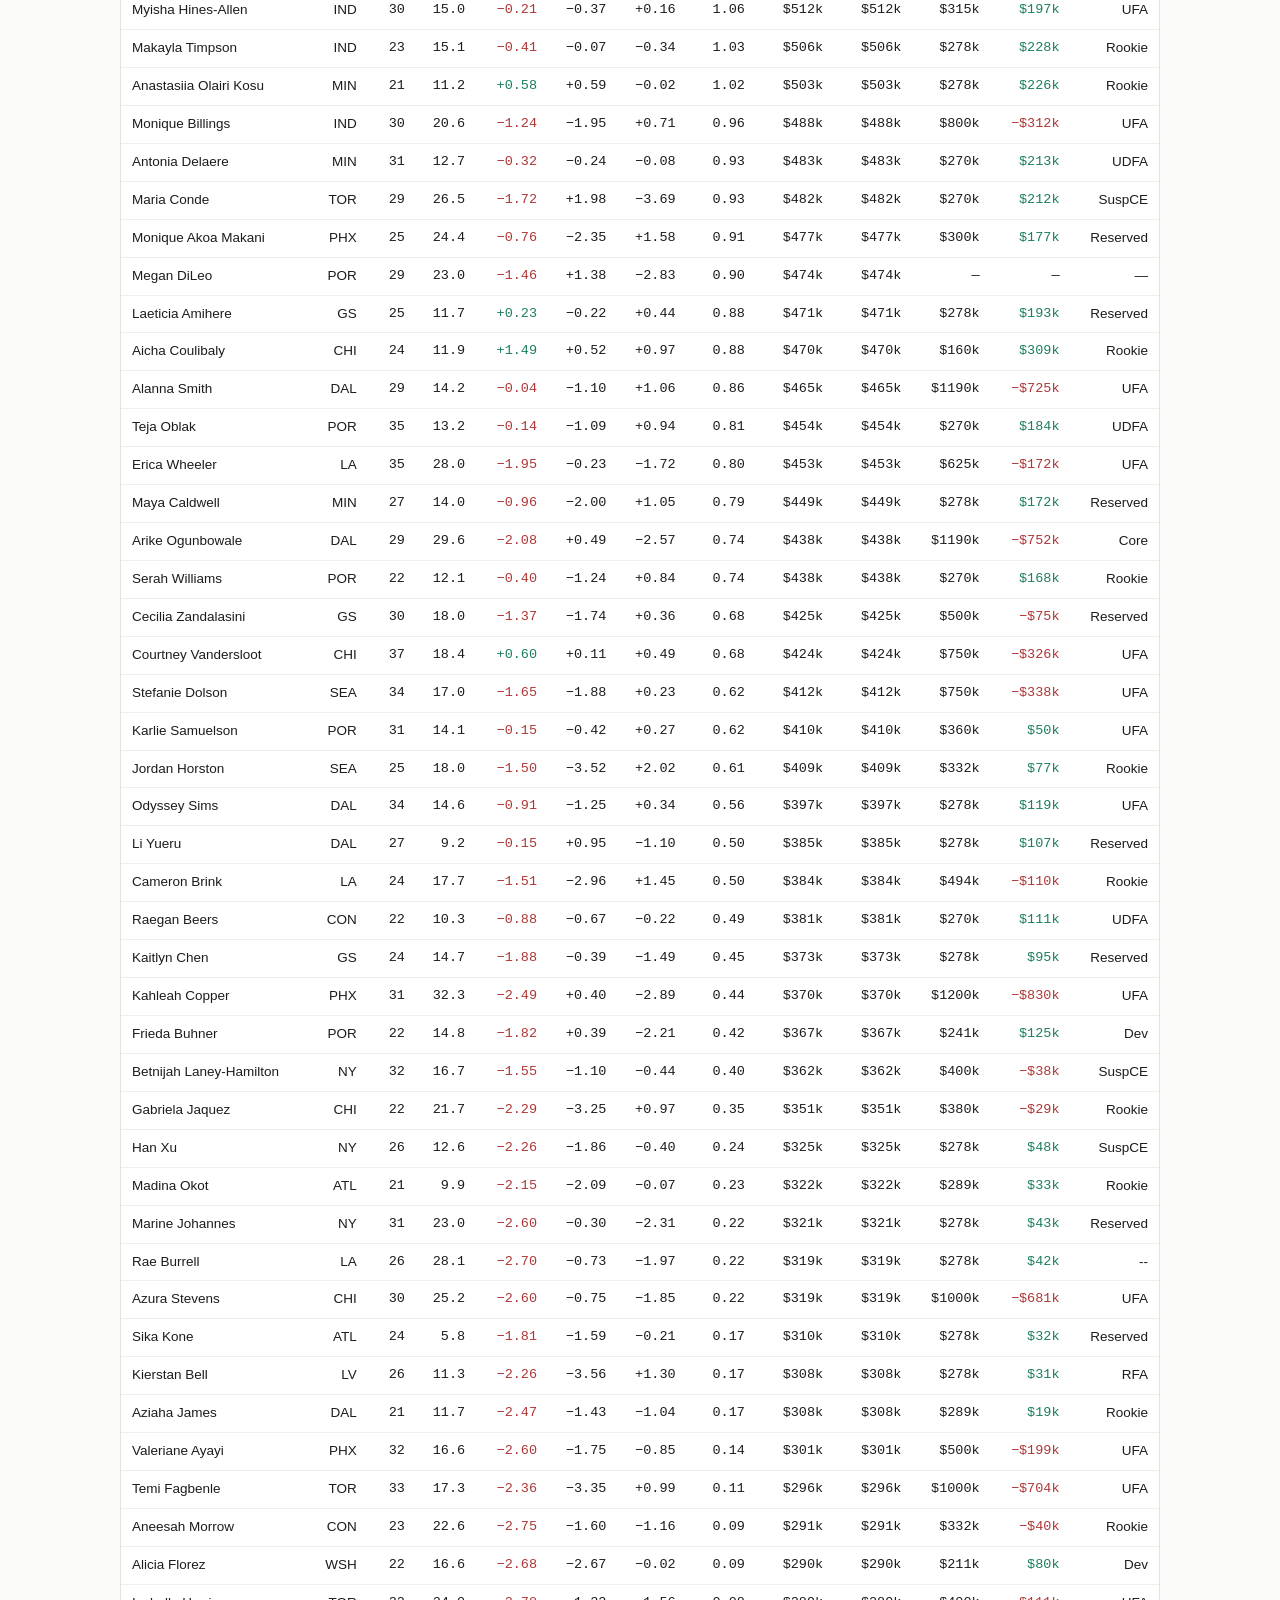
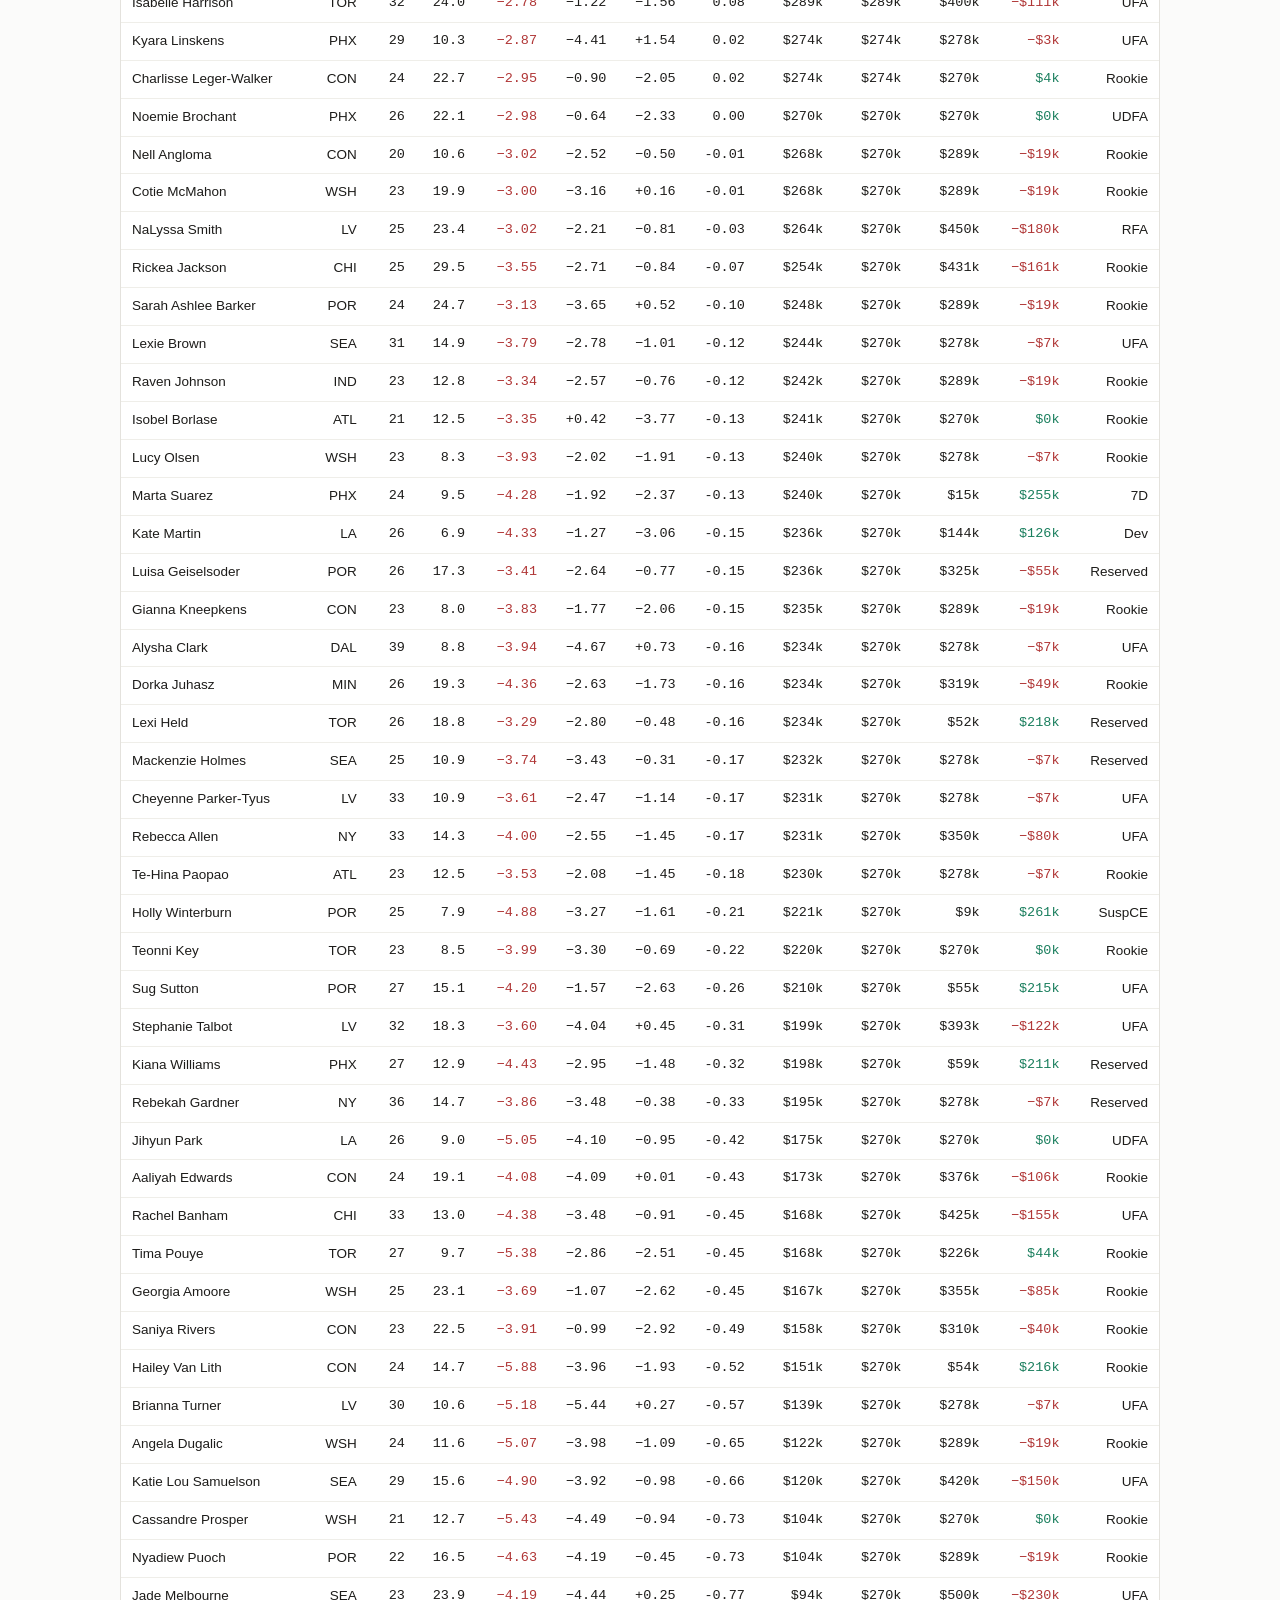
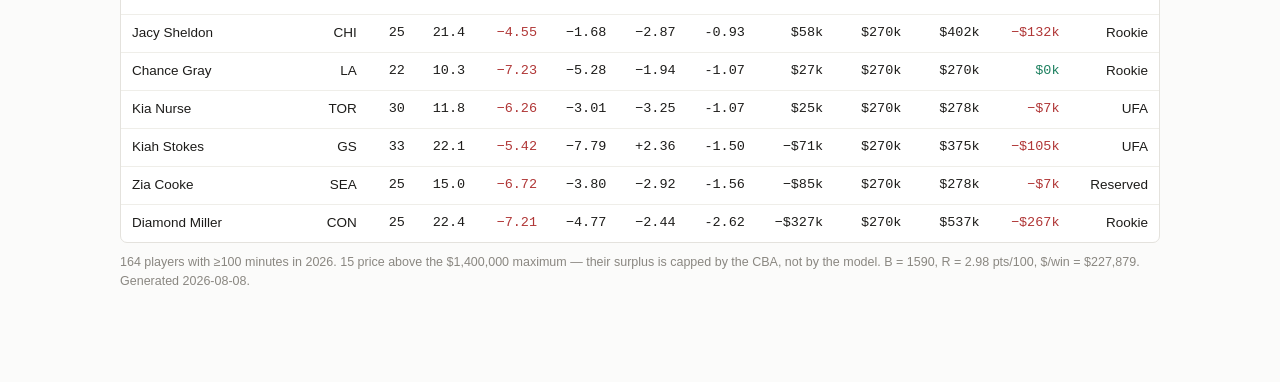
<file: web/index.html>
<!DOCTYPE html>
<html lang="en">
<head>
<meta charset="utf-8">
<meta name="viewport" content="width=device-width, initial-scale=1">
<title>WNBA Contract Model</title>
<style>
:root {
  --bg: #fbfbfa; --panel: #fff; --line: #e4e2dd; --line-soft: #efeee9;
  --ink: #1d1c1a; --ink-2: #57544e; --ink-3: #8a8781;
  --pos: #1b7f5e; --neg: #b03636; --accent: #2f5fa8; --cap: #c9962f;
  --mono: ui-monospace, SFMono-Regular, "SF Mono", Menlo, monospace;
}
@media (prefers-color-scheme: dark) {
  :root {
    --bg: #16171a; --panel: #1e2024; --line: #33363c; --line-soft: #272a2f;
    --ink: #eceae6; --ink-2: #a8a5a0; --ink-3: #75726d;
    --pos: #4cc79b; --neg: #e8736f; --accent: #7aa7e8; --cap: #e0b350;
  }
}
:root[data-theme="light"] {
  --bg: #fbfbfa; --panel: #fff; --line: #e4e2dd; --line-soft: #efeee9;
  --ink: #1d1c1a; --ink-2: #57544e; --ink-3: #8a8781;
  --pos: #1b7f5e; --neg: #b03636; --accent: #2f5fa8; --cap: #c9962f;
}
:root[data-theme="dark"] {
  --bg: #16171a; --panel: #1e2024; --line: #33363c; --line-soft: #272a2f;
  --ink: #eceae6; --ink-2: #a8a5a0; --ink-3: #75726d;
  --pos: #4cc79b; --neg: #e8736f; --accent: #7aa7e8; --cap: #e0b350;
}
* { box-sizing: border-box; }
body {
  margin: 0; background: var(--bg); color: var(--ink);
  font: 15px/1.55 -apple-system, BlinkMacSystemFont, "Segoe UI", Roboto, sans-serif;
  -webkit-font-smoothing: antialiased;
}
.wrap { max-width: 1080px; margin: 0 auto; padding: 32px 20px 80px; }
header { border-bottom: 1px solid var(--line); padding-bottom: 20px; margin-bottom: 28px; }
h1 { font-size: 25px; margin: 0 0 6px; letter-spacing: -0.01em; }
.sub { color: var(--ink-2); font-size: 14px; margin: 0; }
.sub code { font-family: var(--mono); font-size: 12.5px; background: var(--line-soft);
  padding: 1px 5px; border-radius: 3px; }
h2 { font-size: 13px; text-transform: uppercase; letter-spacing: 0.07em;
  color: var(--ink-3); margin: 34px 0 12px; font-weight: 600; }

/* search */
.search { position: relative; margin-bottom: 8px; }
.search input {
  width: 100%; padding: 11px 13px; font-size: 15px; color: var(--ink);
  background: var(--panel); border: 1px solid var(--line); border-radius: 7px;
}
.search input:focus { outline: 2px solid var(--accent); outline-offset: -1px; }
.ac { position: absolute; z-index: 20; left: 0; right: 0; top: calc(100% + 4px);
  background: var(--panel); border: 1px solid var(--line); border-radius: 7px;
  max-height: 300px; overflow-y: auto; box-shadow: 0 8px 24px rgba(0,0,0,.12); }
.ac:empty { display: none; }
.ac div { padding: 9px 13px; cursor: pointer; display: flex; gap: 10px; align-items: baseline; }
.ac div:hover, .ac div.on { background: var(--line-soft); }
.ac .nm { flex: 1; }
.ac .meta { color: var(--ink-3); font-size: 12.5px; font-family: var(--mono); }

/* player card */
.card { background: var(--panel); border: 1px solid var(--line);
  border-radius: 9px; padding: 18px; margin-bottom: 14px; }
.card-top { display: flex; justify-content: space-between; align-items: flex-start;
  gap: 12px; flex-wrap: wrap; }
.who { font-size: 18px; font-weight: 600; letter-spacing: -0.01em; }
.tags { color: var(--ink-3); font-size: 13px; font-family: var(--mono); margin-top: 3px; }
.rm { background: none; border: 1px solid var(--line); color: var(--ink-3);
  border-radius: 6px; cursor: pointer; padding: 4px 9px; font-size: 12px; }
.rm:hover { color: var(--neg); border-color: var(--neg); }

.controls { display: grid; grid-template-columns: repeat(auto-fit, minmax(190px, 1fr));
  gap: 14px; margin: 18px 0 6px; }
.ctl label { display: flex; justify-content: space-between; font-size: 12.5px;
  color: var(--ink-2); margin-bottom: 5px; }
.ctl label b { font-family: var(--mono); color: var(--ink); font-weight: 600; }
.ctl input[type=range] { width: 100%; accent-color: var(--accent); }
.reset { background: none; border: none; color: var(--accent); font-size: 12px;
  cursor: pointer; padding: 0; margin-top: 2px; }

.grid { display: grid; grid-template-columns: repeat(auto-fit, minmax(120px, 1fr));
  gap: 1px; background: var(--line); border: 1px solid var(--line);
  border-radius: 7px; overflow: hidden; margin-top: 16px; }
.cell { background: var(--panel); padding: 11px 13px; }
.cell .k { font-size: 11px; text-transform: uppercase; letter-spacing: 0.05em;
  color: var(--ink-3); }
.cell .v { font-family: var(--mono); font-size: 17px; margin-top: 3px; }
.cell .n { font-size: 11.5px; color: var(--ink-3); margin-top: 2px; }
.pos { color: var(--pos); } .neg { color: var(--neg); } .capped { color: var(--cap); }

/* max bar */
.bar { margin-top: 16px; }
.bar-track { position: relative; height: 26px; background: var(--line-soft);
  border-radius: 5px; overflow: hidden; }
.bar-fill { position: absolute; inset: 0 auto 0 0; background: var(--accent); opacity: .8; }
.bar-over { position: absolute; top: 0; bottom: 0; background: var(--cap); opacity: .75; }
.bar-max { position: absolute; top: -3px; bottom: -3px; width: 2px; background: var(--ink); }
.bar-legend { display: flex; justify-content: space-between; font-size: 11.5px;
  color: var(--ink-3); margin-top: 5px; font-family: var(--mono); }

table { width: 100%; border-collapse: collapse; font-size: 13.5px; }
.scroll { overflow-x: auto; border: 1px solid var(--line); border-radius: 7px;
  background: var(--panel); }
th, td { padding: 8px 11px; text-align: right; white-space: nowrap;
  border-bottom: 1px solid var(--line-soft); }
th:first-child, td:first-child { text-align: left; }
thead th { font-size: 11px; text-transform: uppercase; letter-spacing: 0.05em;
  color: var(--ink-3); font-weight: 600; background: var(--panel);
  position: sticky; top: 0; cursor: pointer; user-select: none; }
thead th:hover { color: var(--ink); }
tbody tr:last-child td { border-bottom: none; }
tbody tr.click:hover { background: var(--line-soft); cursor: pointer; }
td.num, th.num { font-family: var(--mono); }
.proj th, .proj td { border-bottom: 1px solid var(--line-soft); }

.note { font-size: 12.5px; color: var(--ink-3); margin-top: 10px; line-height: 1.5; }
.empty { color: var(--ink-3); font-size: 14px; padding: 22px 0; }
.toggle { position: fixed; top: 14px; right: 14px; background: var(--panel);
  border: 1px solid var(--line); color: var(--ink-2); border-radius: 6px;
  padding: 5px 10px; font-size: 12px; cursor: pointer; z-index: 50; }
</style>
</head>
<body>
<button class="toggle" id="theme">theme</button>
<div class="wrap">

<header>
  <h1>WNBA Contract Model</h1>
  <p class="sub">
    <code>WAR = (minutes / B) × (rating + R)</code> &nbsp;·&nbsp;
    <code>value = min + WAR × $/win</code><br>
    Ratings are RAPM shrunk toward a transfer-learned box prior. Dollars are priced
    out of discretionary cap space, not the full cap.
  </p>
</header>

<h2>Add players</h2>
<div class="search">
  <input id="q" type="text" placeholder="Search a player…" autocomplete="off">
  <div class="ac" id="ac"></div>
</div>
<div id="cards"></div>
<div class="empty" id="empty">Search above, or click any row in the league table.</div>

<h2>League table</h2>
<div class="scroll">
  <table id="league">
    <thead><tr>
      <th data-k="name">Player</th>
      <th data-k="team">Tm</th>
      <th data-k="age" class="num">Age</th>
      <th data-k="mpg" class="num">MPG</th>
      <th data-k="rating" class="num">Rating</th>
      <th data-k="oRapm" class="num">Off</th>
      <th data-k="dRapm" class="num">Def</th>
      <th data-k="war" class="num">WAR</th>
      <th data-k="value" class="num">Value</th>
      <th data-k="marketValue" class="num">Capped</th>
      <th data-k="salary" class="num">Salary</th>
      <th data-k="surplus" class="num">Surplus</th>
      <th data-k="signing">Type</th>
    </tr></thead>
    <tbody></tbody>
  </table>
</div>
<p class="note" id="foot"></p>

</div>

<script src="players.js"></script>
<script>
const C = MODEL.constants;
const SEASONS = MODEL.seasons;
const CUR = MODEL.season;

/* ---- model math: mirrors valuation.py ---- */
function computeWar(minutes, rating) {
  return (minutes / C.minutes_baseline) * (rating + C.replacement_level);
}
function computeValue(war, season) {
  const s = MODEL.schedule[String(season)];
  return s.min_salary + war * s.dollars_per_win;
}
function clampToBand(value, season) {
  const s = MODEL.schedule[String(season)];
  return Math.min(Math.max(value, s.min_salary), s.max_salary);
}
function ageMultiplier(age) {
  const xs = MODEL.agingCurve.age, ys = MODEL.agingCurve.relValue;
  if (age <= xs[0]) return ys[0];
  if (age >= xs[xs.length - 1]) return ys[ys.length - 1];
  for (let i = 1; i < xs.length; i++) {
    if (age <= xs[i]) {
      const t = (age - xs[i - 1]) / (xs[i] - xs[i - 1]);
      return ys[i - 1] + t * (ys[i] - ys[i - 1]);
    }
  }
  return ys[ys.length - 1];
}
// Multiplicative on value ABOVE REPLACEMENT, never on the raw rating:
// scaling a -1.0 rating by 0.9 would make a below-average player better.
function projectRating(rating, age, yearsAhead) {
  if (age == null) return null;
  const now = ageMultiplier(age), later = ageMultiplier(age + yearsAhead);
  if (!now) return null;
  return (rating + C.replacement_level) * (later / now) - C.replacement_level;
}

/* ---- formatting ---- */
const money = v => v == null ? "—" :
  "$" + Math.round(v).toLocaleString("en-US");
const moneyK = v => v == null ? "—" :
  (v < 0 ? "−" : "") + "$" + Math.abs(Math.round(v / 1000)) + "k";
const sgn = v => v == null ? "—" : (v >= 0 ? "+" : "−") + Math.abs(v).toFixed(2);
const cls = v => v == null ? "" : v >= 0 ? "pos" : "neg";

/* ---- per-player derived row ---- */
function derive(p, ov) {
  const o = ov || {};
  const games = o.games ?? Math.round(C.games_per_team * p.availability);
  const mpg = o.mpg ?? p.mpg;
  const adj = o.adj ?? 0;
  const rating = p.rating + adj;
  // Until a minutes slider is touched, use the pipeline's own prorated minutes.
  // The sliders force `games` to an integer, so round(44*availability)*mpg drifts
  // ~0.6% from valuation.py's continuous 44*availability*mpg — enough to make the
  // page disagree with the parquet it was generated from.
  const touched = o.games !== undefined || o.mpg !== undefined;
  const minutes = touched ? games * mpg : p.projMinutes;

  const war = computeWar(minutes, rating);
  const value = computeValue(war, CUR);
  // Value is linear in rating, so the rating SE propagates directly. Tracks the
  // minutes sliders; the rating-adjustment slider does not change it, since the
  // SE is estimation uncertainty rather than a user override. Mirrors valuation.py.
  const valueSe = p.ratingSe == null ? null
    : (minutes / C.minutes_baseline)
      * MODEL.schedule[String(CUR)].dollars_per_win * p.ratingSe;
  const marketValue = clampToBand(value, CUR);
  // Year 0 uses the descriptive rating ("worth it now"); projection years use
  // the forward-tuned rating, which is more heavily shrunk. Mirrors valuation.py.
  // A slider adjustment shifts both by the same amount.
  const forecastRating = (p.ratingForecast ?? p.rating) + adj;
  const proj = SEASONS.map((s, k) => {
    const r = k === 0 ? rating : projectRating(forecastRating, p.age, k);
    if (r == null) return null;
    const w = computeWar(minutes, r);
    const v = computeValue(w, s);
    return { season: s, rating: r, war: w, value: v, marketValue: clampToBand(v, s) };
  });
  return { games, mpg, adj, rating, minutes, war, value, marketValue, touched, valueSe,
           surplus: p.salary == null ? null : marketValue - p.salary,
           cappedBy: value - marketValue, proj };
}

/* ---- state ---- */
const selected = [];              // {p, ov}
const byId = new Map(MODEL.players.map(p => [p.id, p]));

/* ---- cards ---- */
function slider(label, val, min, max, step, fmt, onIn) {
  const d = document.createElement("div");
  d.className = "ctl";
  d.innerHTML = `<label><span>${label}</span><b>${fmt(val)}</b></label>
    <input type="range" min="${min}" max="${max}" step="${step}" value="${val}">`;
  const inp = d.querySelector("input"), out = d.querySelector("b");
  inp.addEventListener("input", () => {
    out.textContent = fmt(parseFloat(inp.value));
    onIn(parseFloat(inp.value));
  });
  return d;
}

function renderCards() {
  const host = document.getElementById("cards");
  host.innerHTML = "";
  document.getElementById("empty").style.display = selected.length ? "none" : "";

  selected.forEach((entry, i) => {
    const { p } = entry;
    const d = derive(p, entry.ov);
    const card = document.createElement("div");
    card.className = "card";

    const top = document.createElement("div");
    top.className = "card-top";
    top.innerHTML = `<div>
        <div class="who">${p.name}</div>
        <div class="tags">${p.team} · ${p.pos} · age ${p.age ?? "—"} · ${p.signing}
          · ${p.g} gp · ${p.source}</div>
      </div>`;
    const rm = document.createElement("button");
    rm.className = "rm"; rm.textContent = "remove";
    rm.onclick = () => { selected.splice(i, 1); renderCards(); };
    top.appendChild(rm);
    card.appendChild(top);

    const ctl = document.createElement("div");
    ctl.className = "controls";
    const set = (k, v) => {
      entry.ov = Object.assign({}, entry.ov, { [k]: v });
      const nd = derive(p, entry.ov);
      paint(card, p, nd);
    };
    ctl.appendChild(slider("Games", d.games, 1, C.games_per_team, 1,
      v => v.toFixed(0), v => set("games", v)));
    ctl.appendChild(slider("Minutes per game", d.mpg, 0, C.game_minutes, 0.5,
      v => v.toFixed(1), v => set("mpg", v)));
    ctl.appendChild(slider("Rating adjustment", d.adj, -5, 5, 0.1,
      v => sgn(v), v => set("adj", v)));
    card.appendChild(ctl);

    const reset = document.createElement("button");
    reset.className = "reset"; reset.textContent = "reset to model defaults";
    reset.onclick = () => { entry.ov = {}; renderCards(); };
    card.appendChild(reset);

    const body = document.createElement("div");
    body.dataset.body = "1";
    card.appendChild(body);
    host.appendChild(card);
    paint(card, p, d);
  });
}

function paint(card, p, d) {
  const body = card.querySelector("[data-body]");
  const maxS = MODEL.schedule[String(CUR)].max_salary;
  const scaleTop = Math.max(d.value, maxS) * 1.05;
  const pctMax = (maxS / scaleTop) * 100;
  const pctVal = (Math.min(d.value, maxS) / scaleTop) * 100;
  const pctOver = (Math.max(d.value - maxS, 0) / scaleTop) * 100;

  const projRows = d.proj.filter(Boolean).map(r => `
    <tr><td>${r.season}</td>
      <td class="num">${sgn(r.rating)}</td>
      <td class="num">${r.war.toFixed(2)}</td>
      <td class="num">${money(r.value)}</td>
      <td class="num ${r.value > MODEL.schedule[String(r.season)].max_salary ? "capped" : ""}">${money(r.marketValue)}</td>
    </tr>`).join("");

  body.innerHTML = `
    <div class="grid">
      <div class="cell"><div class="k">Rating</div>
        <div class="v">${sgn(d.rating)}</div>
        <div class="n">off ${sgn(p.oRapm)} · def ${sgn(p.dRapm)}</div></div>
      <div class="cell"><div class="k">Minutes</div>
        <div class="v">${Math.round(d.minutes)}</div>
        <div class="n">${d.touched
            ? `${d.games} × ${d.mpg.toFixed(1)}`
            : `prorated to ${C.games_per_team} g`}</div></div>
      <div class="cell"><div class="k">WAR</div>
        <div class="v">${d.war.toFixed(2)}</div>
        <div class="n">wins above repl.</div></div>
      <div class="cell"><div class="k">Value</div>
        <div class="v">${money(d.value)}</div>
        <div class="n">${d.valueSe == null ? "unconstrained"
            : `unconstrained · &plusmn;${money(d.valueSe)}`}</div></div>
      <div class="cell"><div class="k">Market value</div>
        <div class="v ${d.cappedBy > 1 ? "capped" : ""}">${money(d.marketValue)}</div>
        <div class="n">${d.cappedBy > 1 ? "clipped at max" : "within CBA band"}</div></div>
      <div class="cell"><div class="k">Surplus</div>
        <div class="v ${cls(d.surplus)}">${d.surplus == null ? "—" : money(d.surplus)}</div>
        <div class="n">vs ${money(p.salary)}</div></div>
    </div>

    <div class="bar">
      <div class="bar-track">
        <div class="bar-fill" style="width:${pctVal}%"></div>
        <div class="bar-over" style="left:${pctMax}%;width:${pctOver}%"></div>
        <div class="bar-max" style="left:${pctMax}%"></div>
      </div>
      <div class="bar-legend">
        <span>value ${money(d.value)}</span>
        <span>${d.cappedBy > 1
          ? `${money(d.cappedBy)} above the max — surplus the CBA hands the team`
          : `max ${money(maxS)}`}</span>
      </div>
    </div>

    <table class="proj" style="margin-top:16px">
      <thead><tr><th>Season</th><th class="num">Rating</th><th class="num">WAR</th>
        <th class="num">Value</th><th class="num">Capped</th></tr></thead>
      <tbody>${projRows}</tbody>
    </table>
    <p class="note">Future seasons age the rating on the WNBA curve (peak 29) and
      inflate dollars on the CBA's 2026→2032 endpoints. Minutes are held at the
      slider value.</p>`;
}

/* ---- search ---- */
const q = document.getElementById("q"), ac = document.getElementById("ac");
let acIdx = -1, acList = [];
function closeAc() { ac.innerHTML = ""; acIdx = -1; acList = []; }
q.addEventListener("input", () => {
  const s = q.value.trim().toLowerCase();
  if (!s) return closeAc();
  acList = MODEL.players.filter(p => p.name.toLowerCase().includes(s)).slice(0, 8);
  ac.innerHTML = acList.map((p, i) =>
    `<div data-i="${i}"><span class="nm">${p.name}</span>
      <span class="meta">${p.team} · ${sgn(p.rating)}</span></div>`).join("");
  acIdx = -1;
  ac.querySelectorAll("div").forEach(el =>
    el.onclick = () => add(acList[+el.dataset.i].id));
});
q.addEventListener("keydown", e => {
  if (!acList.length) return;
  if (e.key === "ArrowDown" || e.key === "ArrowUp") {
    e.preventDefault();
    acIdx = (acIdx + (e.key === "ArrowDown" ? 1 : -1) + acList.length) % acList.length;
    ac.querySelectorAll("div").forEach((el, i) => el.classList.toggle("on", i === acIdx));
  } else if (e.key === "Enter") {
    add(acList[acIdx >= 0 ? acIdx : 0].id);
  } else if (e.key === "Escape") closeAc();
});
document.addEventListener("click", e => {
  if (!e.target.closest(".search")) closeAc();
});
function add(id) {
  if (!selected.some(s => s.p.id === id)) selected.push({ p: byId.get(id), ov: {} });
  q.value = ""; closeAc(); renderCards();
  document.getElementById("cards").lastElementChild
    ?.scrollIntoView({ behavior: "smooth", block: "nearest" });
}

/* ---- league table ---- */
const rows = MODEL.players.map(p => {
  const d = derive(p, null);
  return { ...p, war: d.war, value: d.value, marketValue: d.marketValue,
           surplus: d.surplus };
});
let sortK = "value", sortDesc = true;
function renderTable() {
  const tb = document.querySelector("#league tbody");
  const sorted = rows.slice().sort((a, b) => {
    const x = a[sortK], y = b[sortK];
    if (x == null) return 1;
    if (y == null) return -1;
    if (typeof x === "string") return sortDesc ? y.localeCompare(x) : x.localeCompare(y);
    return sortDesc ? y - x : x - y;
  });
  tb.innerHTML = sorted.map(r => `
    <tr class="click" data-id="${r.id}">
      <td>${r.name}</td><td>${r.team}</td>
      <td class="num">${r.age ?? "—"}</td>
      <td class="num">${r.mpg.toFixed(1)}</td>
      <td class="num ${cls(r.rating)}">${sgn(r.rating)}</td>
      <td class="num">${sgn(r.oRapm)}</td>
      <td class="num">${sgn(r.dRapm)}</td>
      <td class="num">${r.war.toFixed(2)}</td>
      <td class="num">${moneyK(r.value)}</td>
      <td class="num ${r.value > r.marketValue + 1 ? "capped" : ""}">${moneyK(r.marketValue)}</td>
      <td class="num">${moneyK(r.salary)}</td>
      <td class="num ${cls(r.surplus)}">${r.surplus == null ? "—" : moneyK(r.surplus)}</td>
      <td>${r.signing}</td>
    </tr>`).join("");
  tb.querySelectorAll("tr").forEach(tr =>
    tr.onclick = () => add(+tr.dataset.id));
}
document.querySelectorAll("#league thead th").forEach(th => {
  th.onclick = () => {
    const k = th.dataset.k;
    if (k === sortK) sortDesc = !sortDesc; else { sortK = k; sortDesc = true; }
    renderTable();
  };
});

/* ---- footer ---- */
const nCapped = rows.filter(r => r.value > r.marketValue + 1).length;
const s26 = MODEL.schedule[String(CUR)];
document.getElementById("foot").textContent =
  `${rows.length} players with ≥100 minutes in ${CUR}. ` +
  `${nCapped} price above the ${money(s26.max_salary)} maximum — ` +
  `their surplus is capped by the CBA, not by the model. ` +
  `B = ${Math.round(C.minutes_baseline)}, R = ${C.replacement_level.toFixed(2)} pts/100, ` +
  `$/win = ${money(s26.dollars_per_win)}. Generated ${MODEL.generated}.`;

/* ---- theme ---- */
document.getElementById("theme").onclick = () => {
  const cur = document.documentElement.getAttribute("data-theme");
  const dark = cur ? cur === "dark"
    : matchMedia("(prefers-color-scheme: dark)").matches;
  document.documentElement.setAttribute("data-theme", dark ? "light" : "dark");
};

renderTable();
renderCards();
</script>
</body>
</html>
</file>
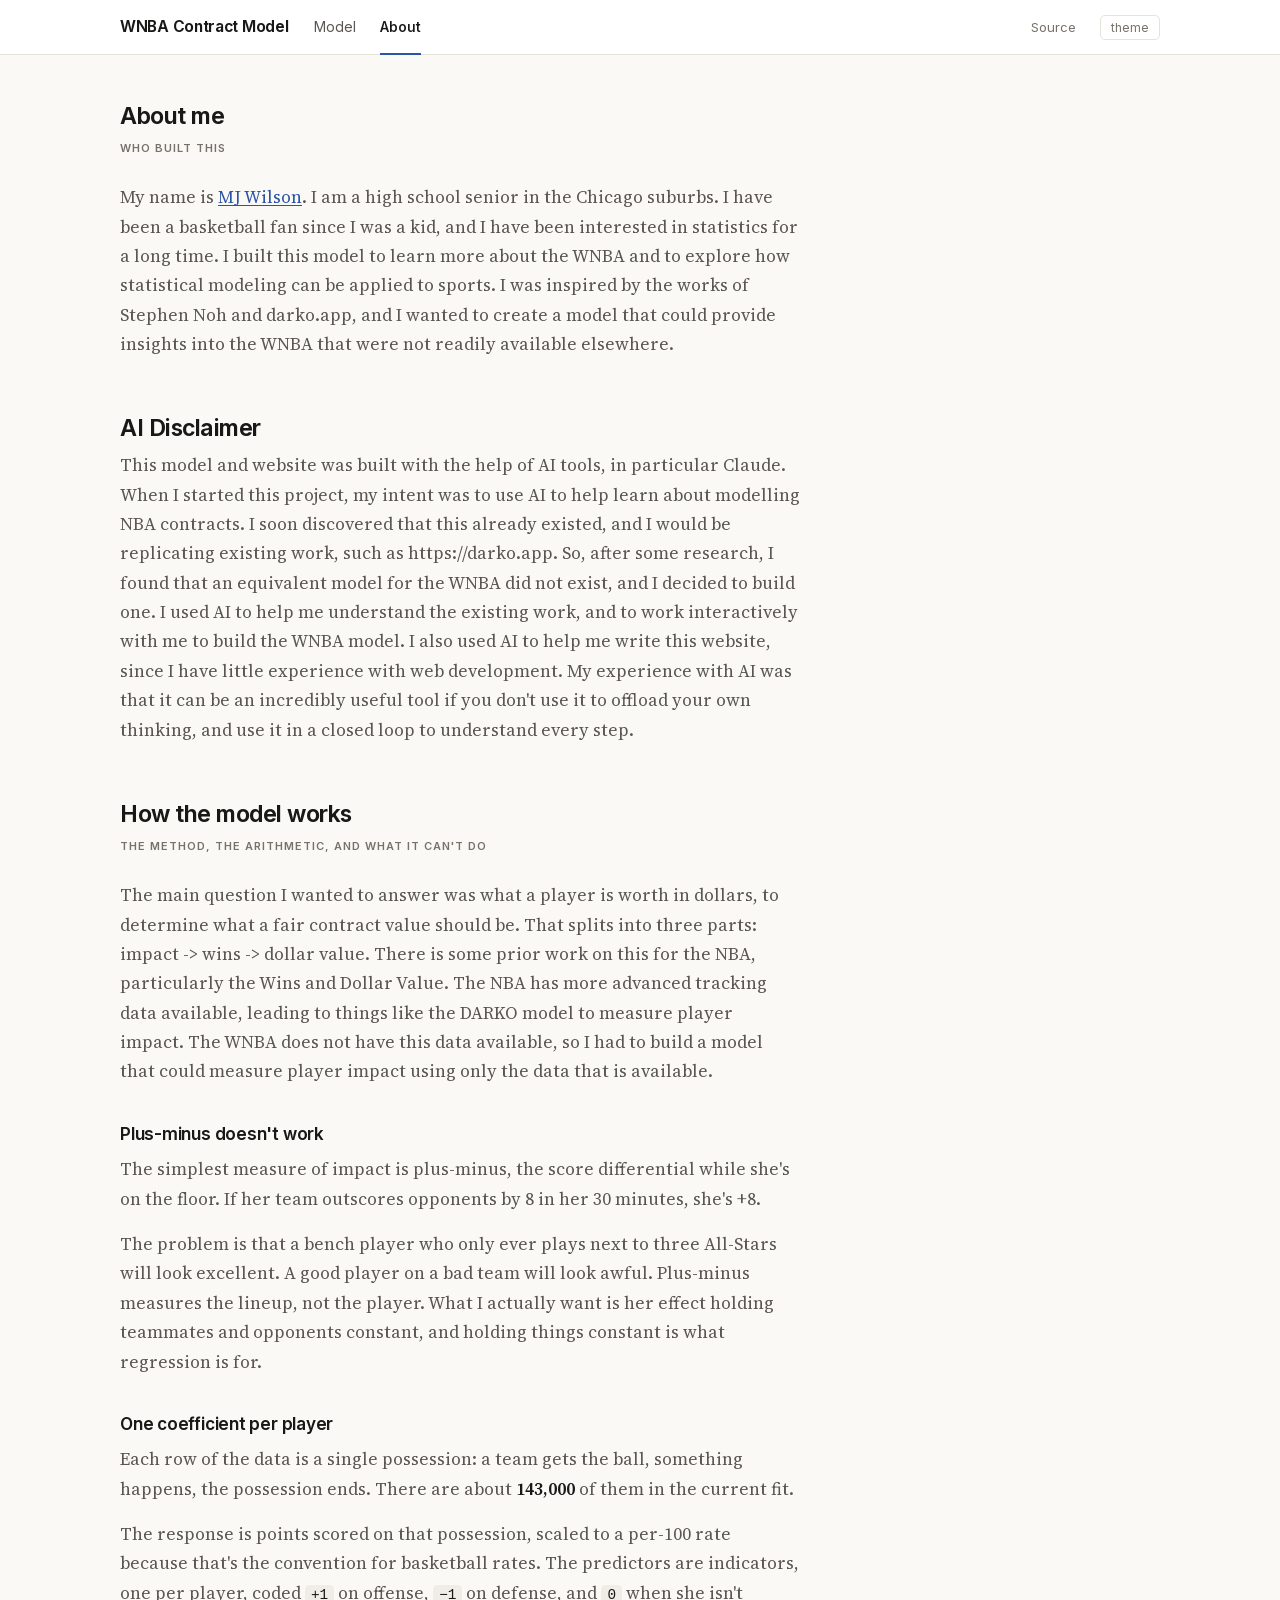
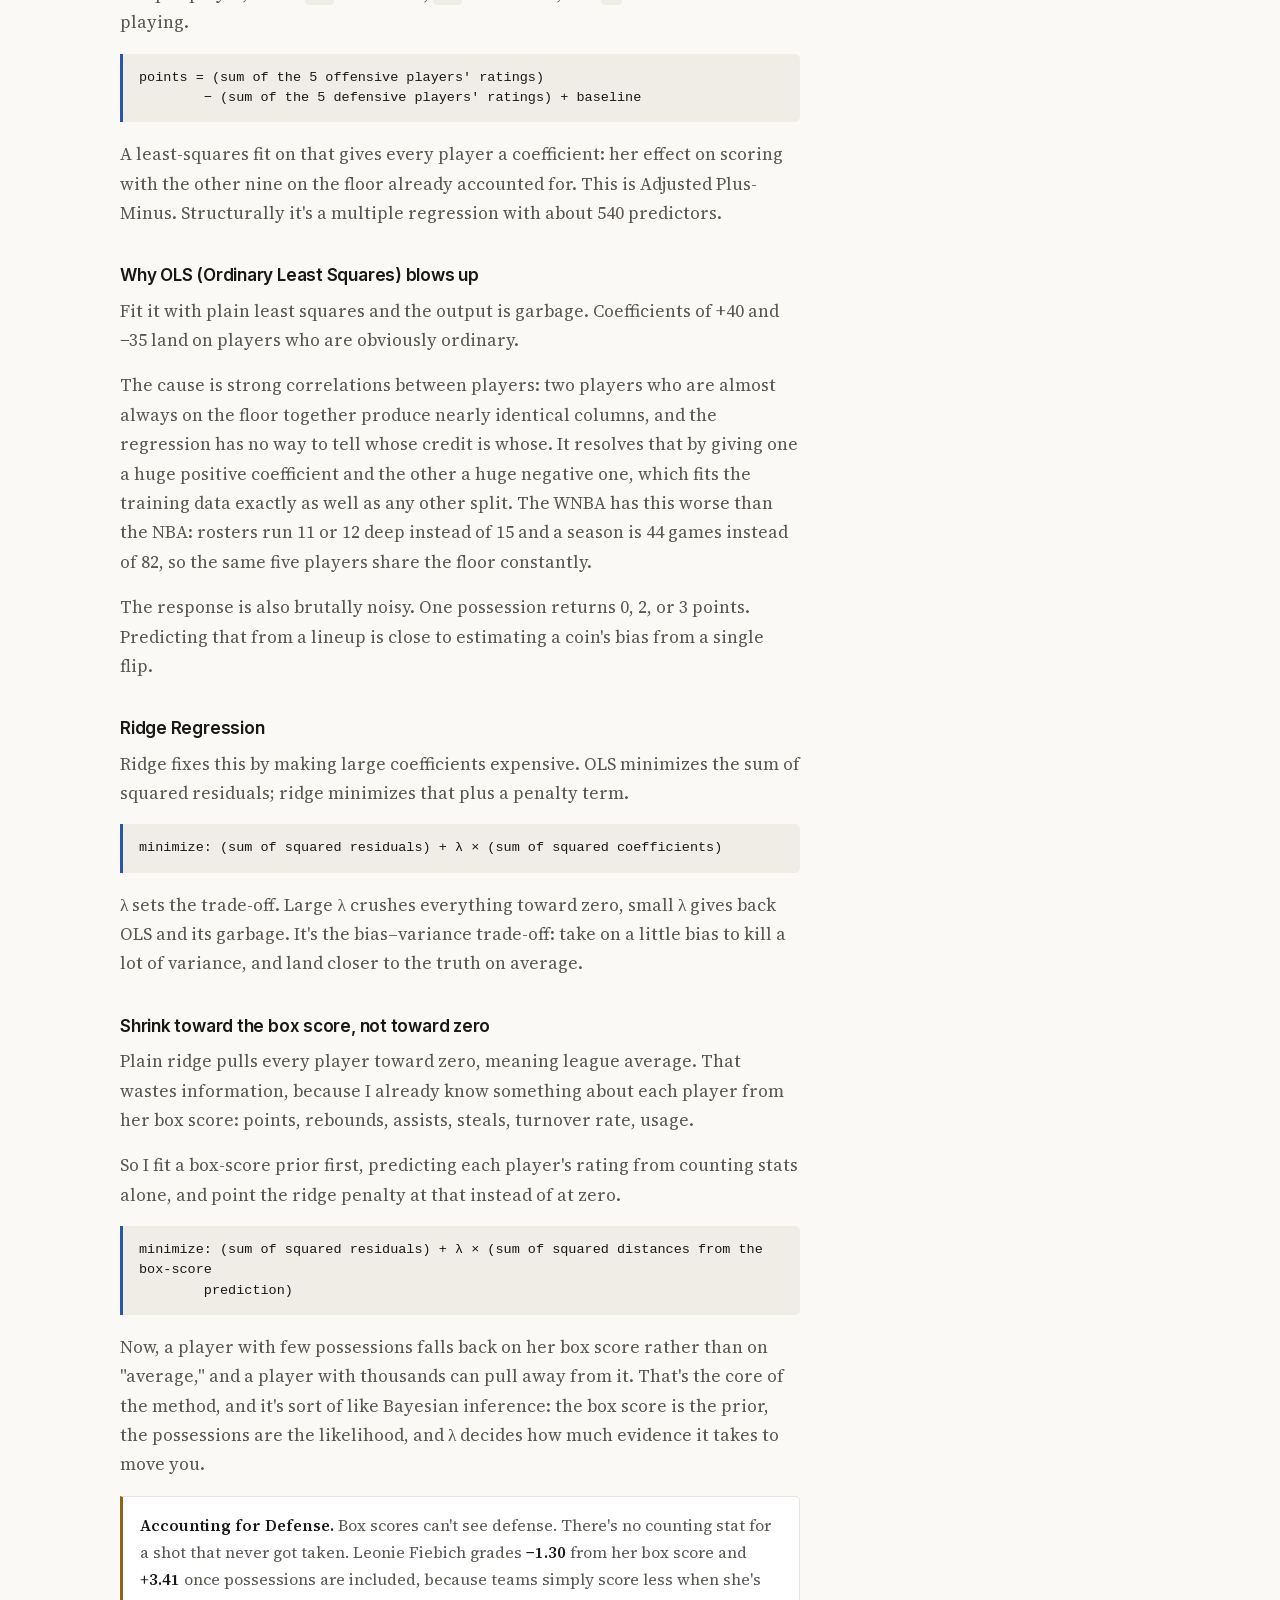
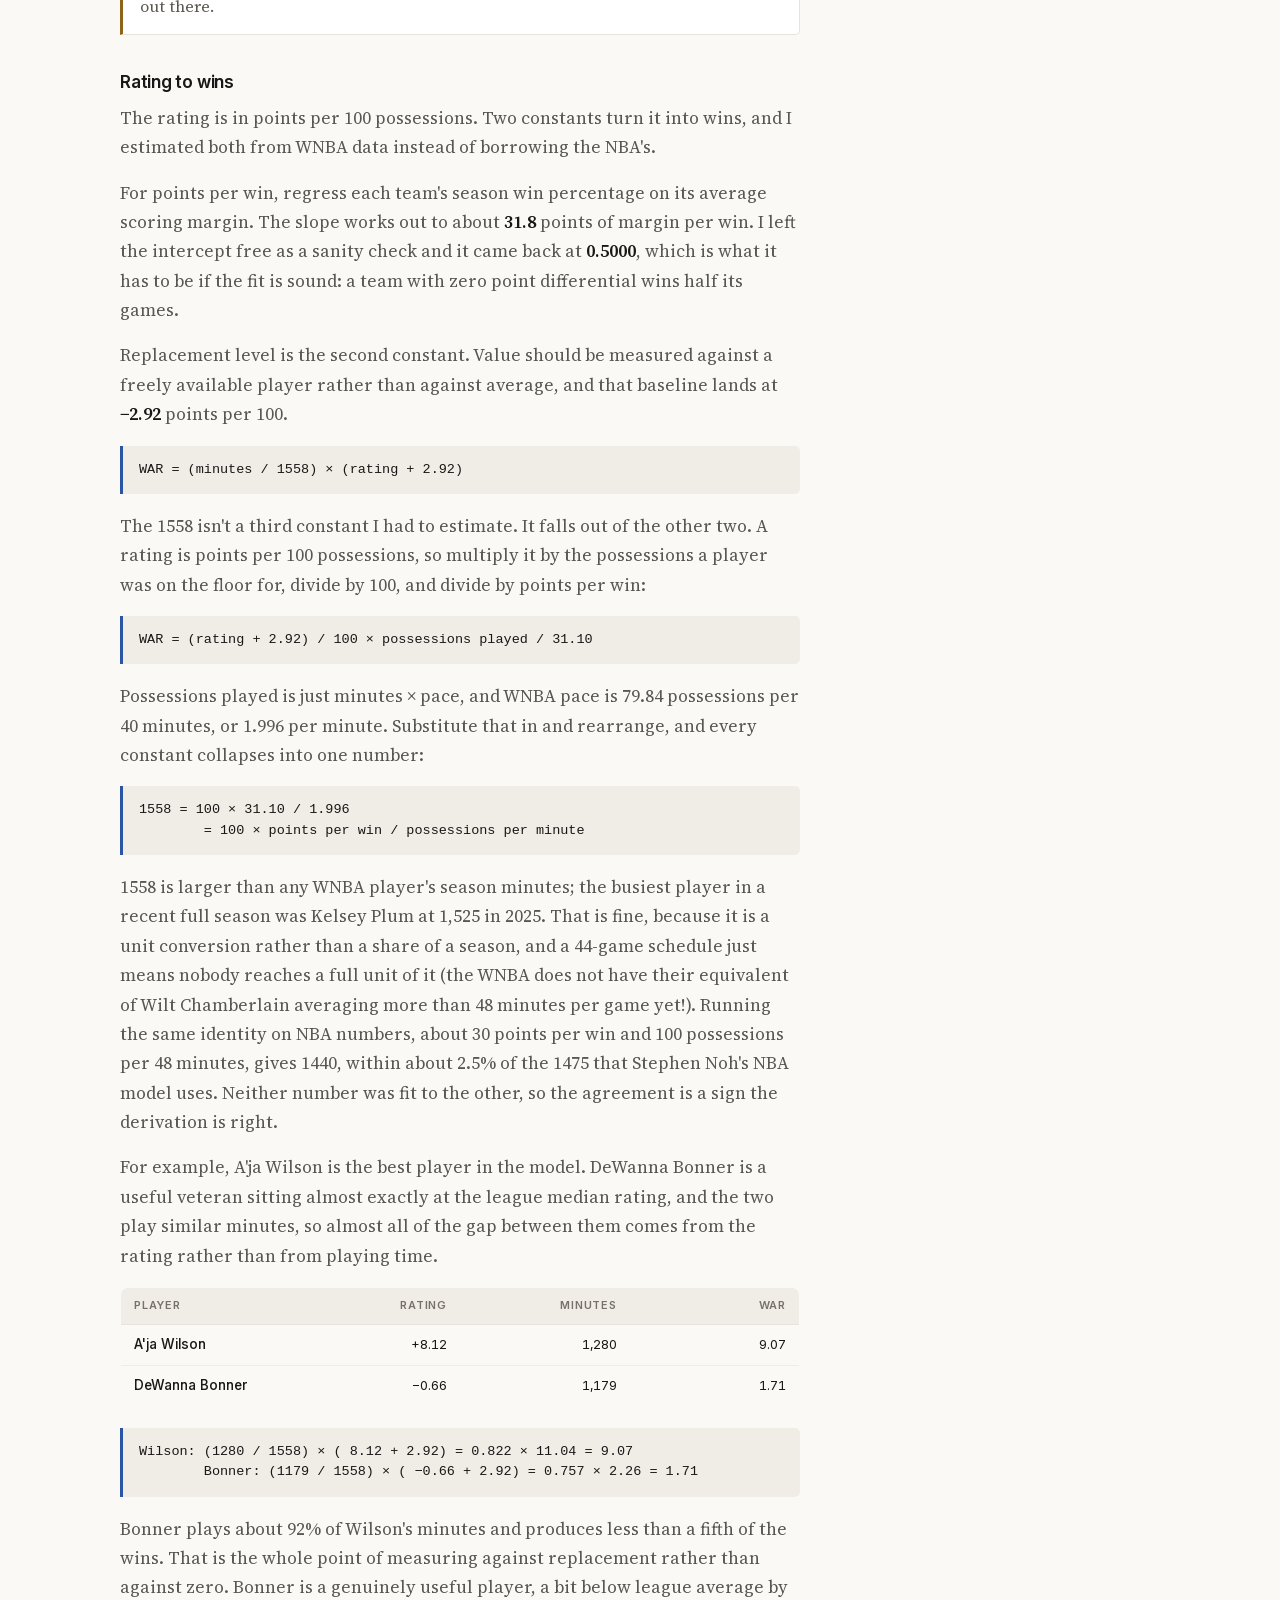
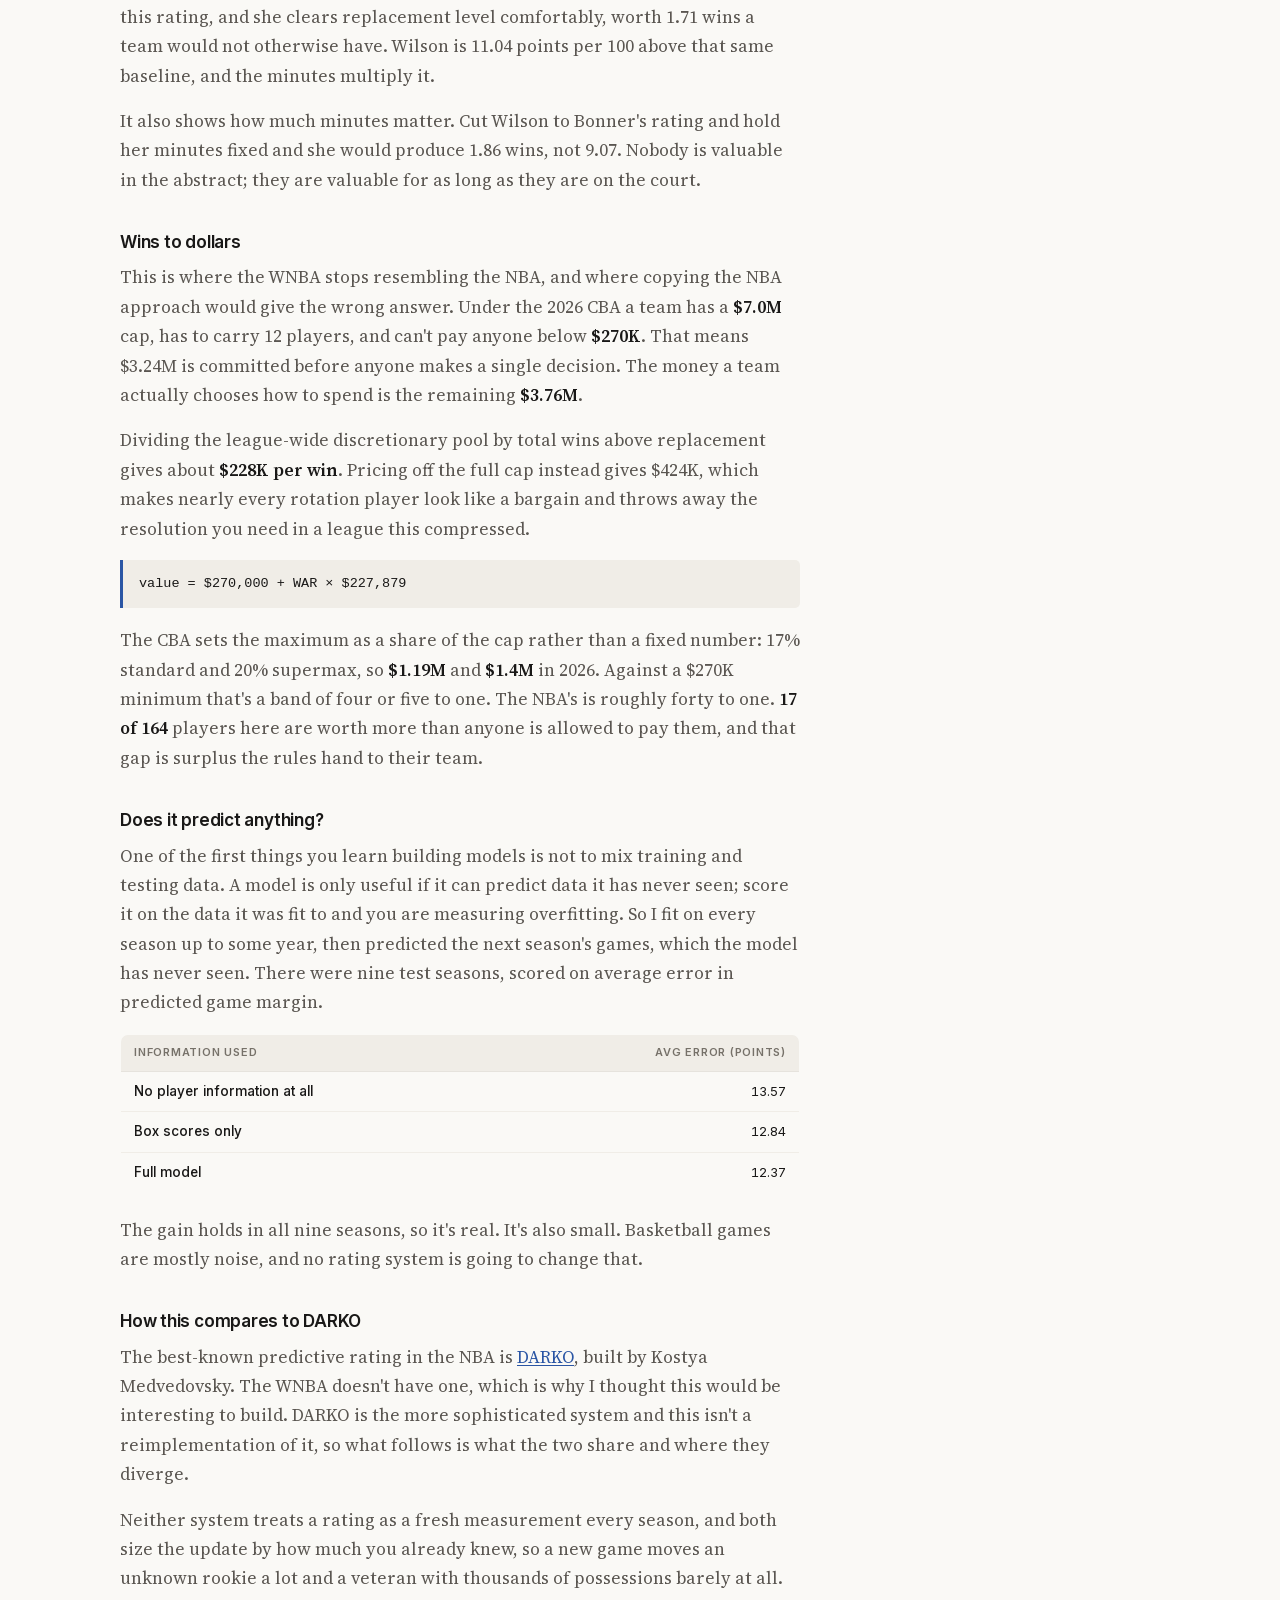
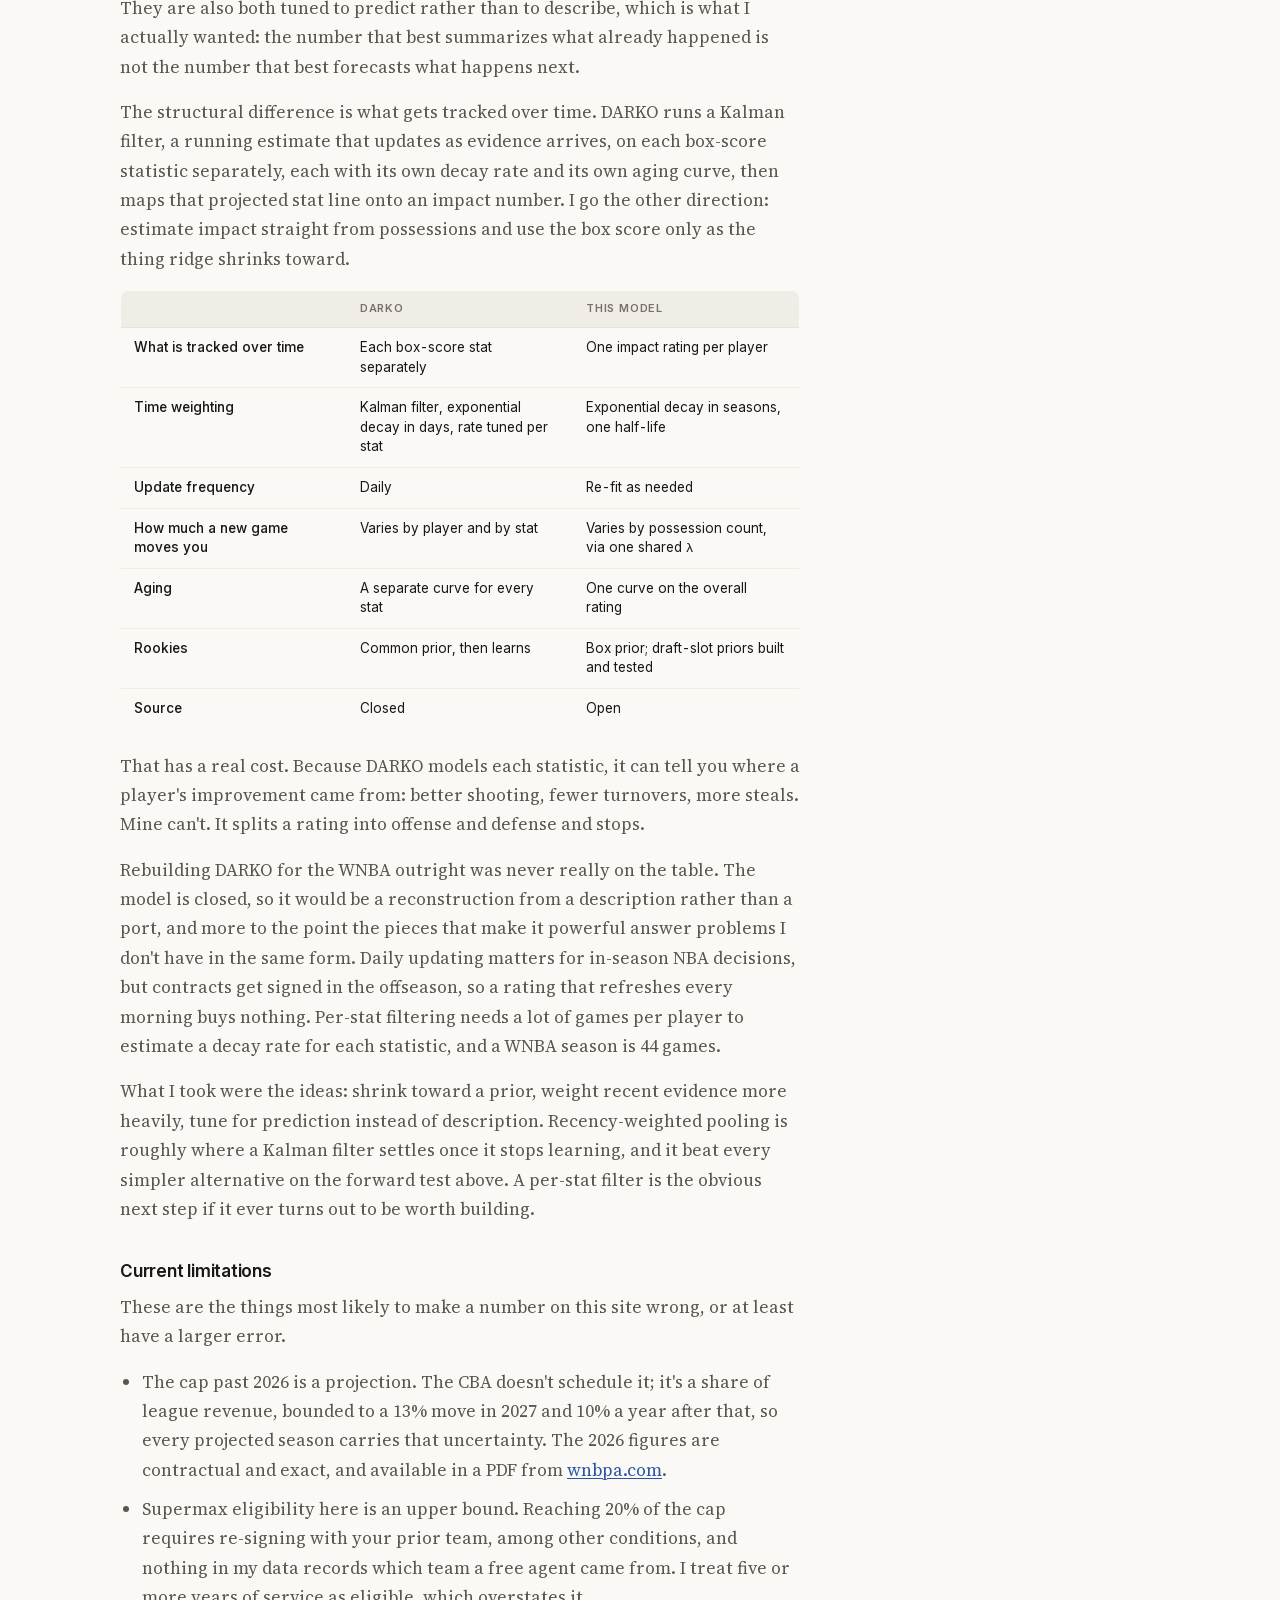
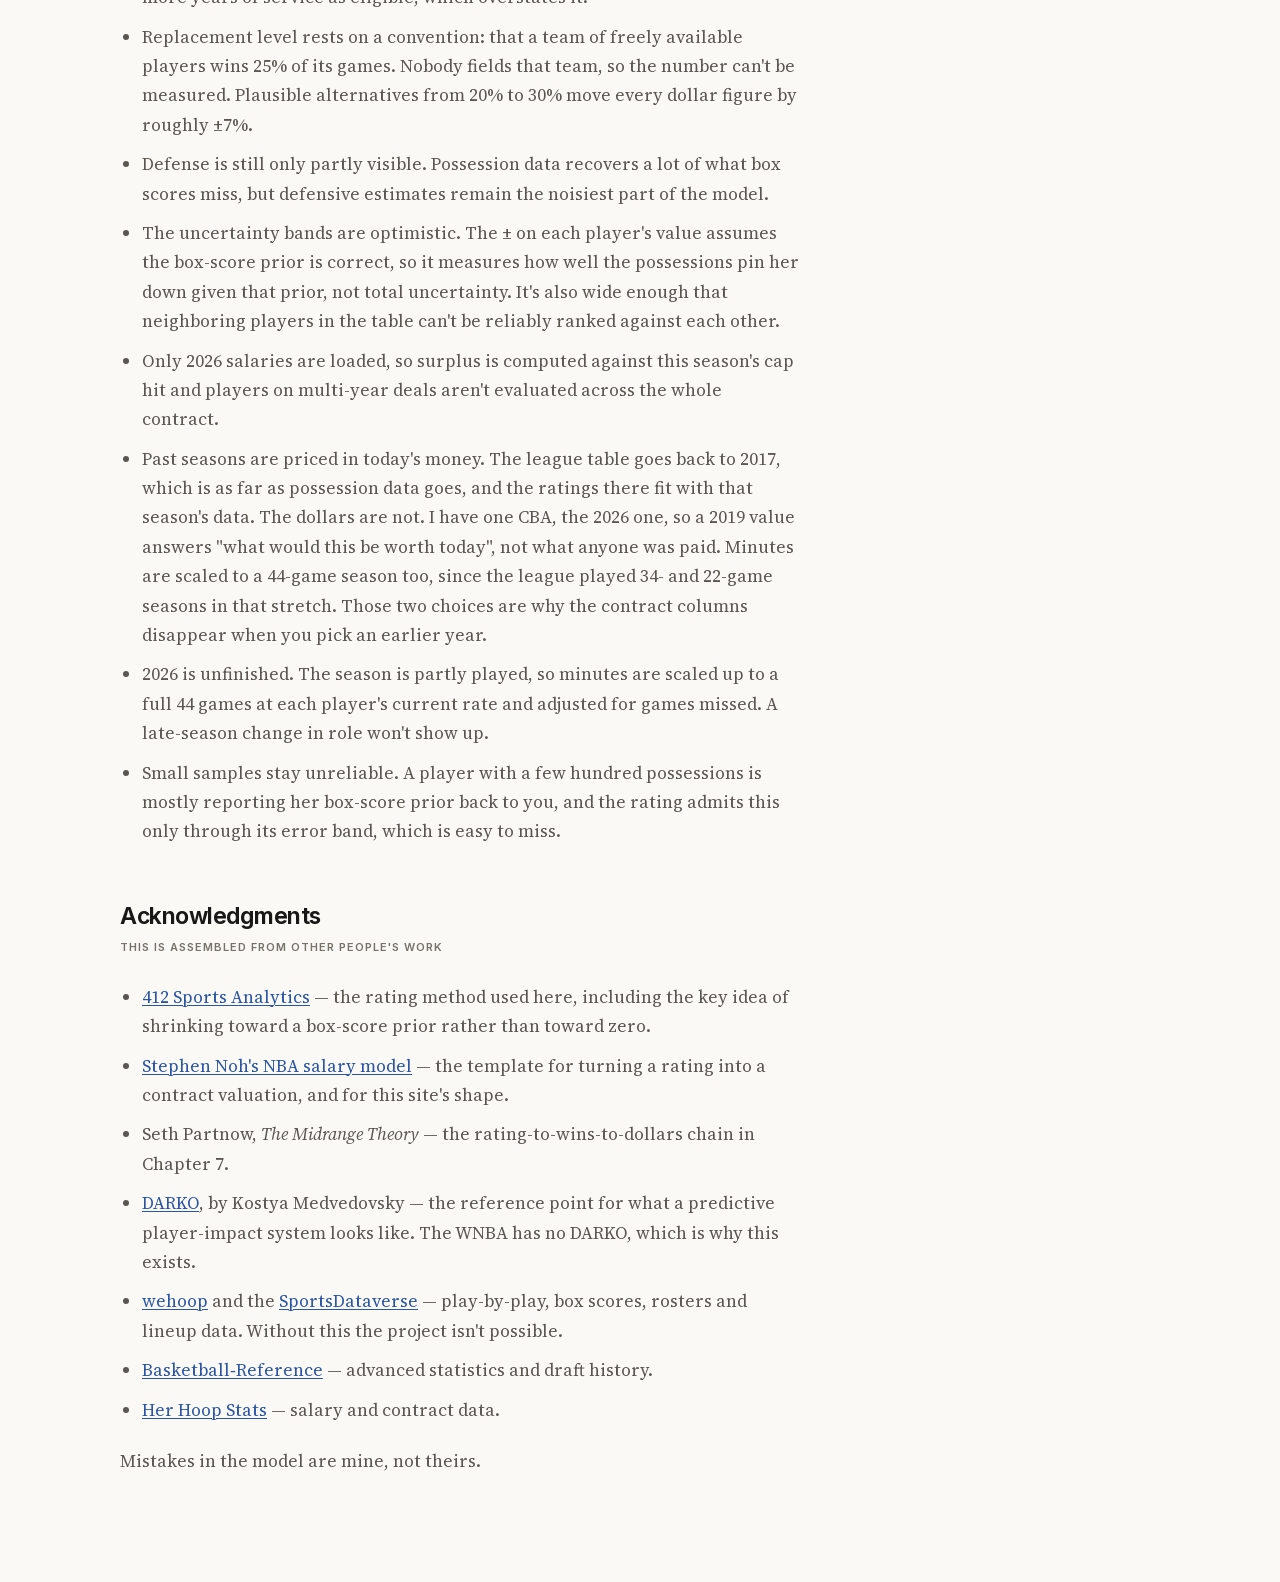
<file: docs/about.html>
<!DOCTYPE html>
<html lang="en">

<head>
  <meta charset="utf-8">
  <meta name="viewport" content="width=device-width, initial-scale=1">
  <title>About · WNBA Contract Model</title>
  <meta name="description"
    content="How the model works: plus-minus, ridge regression toward a box-score prior, wins, dollars, and what it still gets wrong.">
  <link rel="icon" href="assets/icon.svg" type="image/svg+xml">
  <link rel="icon" href="assets/favicon-32.png" sizes="32x32" type="image/png">
  <link rel="apple-touch-icon" href="assets/apple-touch-icon.png">
  <meta name="theme-color" content="#16171a" media="(prefers-color-scheme: dark)">
  <meta name="theme-color" content="#fbfbfa" media="(prefers-color-scheme: light)">
  <link rel="canonical" href="https://mjwilson09.github.io/WNBA-Contract-Modeling/about.html">
  <meta property="og:type" content="website">
  <meta property="og:site_name" content="WNBA Contract Model">
  <meta property="og:url" content="https://mjwilson09.github.io/WNBA-Contract-Modeling/about.html">
  <meta property="og:title" content="About · WNBA Contract Model">
  <meta property="og:description"
    content="How the model works: plus-minus, ridge regression toward a box-score prior, wins, dollars, and what it still gets wrong.">
  <meta property="og:image" content="https://mjwilson09.github.io/WNBA-Contract-Modeling/assets/og-card.png">
  <meta property="og:image:width" content="1200">
  <meta property="og:image:height" content="630">
  <meta property="og:image:alt" content="WNBA Contract Model — what is a WNBA player actually worth?">
  <meta name="twitter:card" content="summary_large_image">
  <meta name="twitter:title" content="About · WNBA Contract Model">
  <meta name="twitter:description"
    content="How the model works: plus-minus, ridge regression toward a box-score prior, wins, dollars, and what it still gets wrong.">
  <meta name="twitter:image" content="https://mjwilson09.github.io/WNBA-Contract-Modeling/assets/og-card.png">
  <link rel="stylesheet" href="assets/site.css?v=a91a2968">
</head>

<body>
  <nav class="nav">
    <div class="nav-in">
      <a class="brand" href="./">WNBA Contract Model</a>
      <a class="link" href="./">Model</a>
      <a class="link" href="about.html" aria-current="page">About</a>
      <span class="spacer"></span>
      <a class="ext" href="https://github.com/MJWilson09/WNBA-Contract-Modeling">Source</a>
      <button class="toggle" id="theme" aria-label="Toggle light and dark theme">theme</button>
    </div>
  </nav>

  <div class="wrap">
    <div class="prose">

      <h2 id="author">About me</h2>
      <p class="kicker">Who built this</p>
      <p>
        My name is <a href="https://mjwilson09.github.io/">MJ Wilson</a>. I am a high school senior in the Chicago
        suburbs.
        I have been a basketball fan since I was a kid, and I have been interested in statistics for a long time.
        I built this model to learn more about the WNBA and to explore how statistical modeling can be applied to
        sports.
        I was inspired by the works of Stephen Noh and darko.app, and I wanted to create a model that could provide
        insights
        into the WNBA that were not readily available elsewhere.
      </p>

      <h2 id="ai">AI Disclaimer</h2>
      <p>
        This model and website was built with the help of AI tools, in particular Claude.
        When I started this project, my intent was to use AI to help learn about modelling NBA contracts.
        I soon discovered that this already existed, and I would be replicating existing work, such as
        https://darko.app.
        So, after some research, I found that an equivalent model for the WNBA did not exist, and I decided to build
        one.
        I used AI to help me understand the existing work, and to work interactively with me to build the WNBA model.
        I also used AI to help me write this website, since I have little experience with web development.
        My experience with AI was that it can be an incredibly useful tool if you don't use it to offload your own
        thinking,
        and use it in a closed loop to understand every step.
      </p>

      <h2 id="model">How the model works</h2>
      <p class="kicker">The method, the arithmetic, and what it can't do</p>

      <p>
        The main question I wanted to answer was what a player is worth in dollars, to determine what a fair contract
        value should be.
        That splits into three parts: impact -> wins -> dollar value.
        There is some prior work on this for the NBA, particularly the Wins and Dollar Value.
        The NBA has more advanced tracking data available, leading to things like the DARKO model to measure player
        impact.
        The WNBA does not have this data available, so I had to build a model that could measure player impact using
        only the data that is available.
      </p>

      <h3>Plus-minus doesn't work</h3>
      <p>
        The simplest measure of impact is plus-minus, the score differential while
        she's on the floor. If her team outscores opponents by 8 in her 30 minutes,
        she's +8.
      </p>
      <p>
        The problem is that a bench player who only ever plays next to three
        All-Stars will look excellent. A good player on a bad team will look awful.
        Plus-minus measures the lineup, not the player. What I actually want is her
        effect holding teammates and opponents constant, and holding things constant
        is what regression is for.
      </p>

      <h3>One coefficient per player</h3>
      <p>
        Each row of the data is a single possession: a team gets the ball, something
        happens, the possession ends. There are about <strong>143,000</strong> of them
        in the current fit.
      </p>
      <p>
        The response is points scored on that possession, scaled to a per-100 rate
        because that's the convention for basketball rates. The predictors are
        indicators, one per player, coded <code>+1</code> on offense, <code>−1</code>
        on defense, and <code>0</code> when she isn't playing.
      </p>
      <div class="formula">points = (sum of the 5 offensive players' ratings)
        − (sum of the 5 defensive players' ratings) + baseline</div>
      <p>
        A least-squares fit on that gives every player a coefficient: her effect on scoring
        with the other nine on the floor already accounted for. This is Adjusted
        Plus-Minus. Structurally it's a multiple regression with about 540 predictors.
      </p>

      <h3>Why OLS (Ordinary Least Squares) blows up</h3>
      <p>
        Fit it with plain least squares and the output is garbage. Coefficients of +40
        and −35 land on players who are obviously ordinary.
      </p>
      <p>
        The cause is strong correlations between players: two players who are almost always on the floor
        together produce nearly identical columns, and the regression has no way to
        tell whose credit is whose. It resolves that by giving one a huge positive
        coefficient and the other a huge negative one, which fits the training data
        exactly as well as any other split. The WNBA has this worse than the NBA:
        rosters run 11 or 12 deep instead of 15 and a season is 44 games instead of
        82, so the same five players share the floor constantly.
      </p>
      <p>
        The response is also brutally noisy. One possession returns 0, 2, or 3 points.
        Predicting that from a lineup is close to estimating a coin's bias from a
        single flip.
      </p>

      <h3>Ridge Regression</h3>
      <p>
        Ridge fixes this by making large coefficients expensive. OLS minimizes the sum
        of squared residuals; ridge minimizes that plus a penalty term.
      </p>
      <div class="formula">minimize: (sum of squared residuals) + λ × (sum of squared coefficients)</div>
      <p>
        λ sets the trade-off. Large λ crushes everything toward zero, small λ gives
        back OLS and its garbage. It's the bias–variance trade-off: take on a little
        bias to kill a lot of variance, and land closer to the truth on average.
      </p>

      <h3>Shrink toward the box score, not toward zero</h3>
      <p>
        Plain ridge pulls every player toward zero, meaning league average. That
        wastes information, because I already know something about each player from
        her box score: points, rebounds, assists, steals, turnover rate, usage.
      </p>
      <p>
        So I fit a box-score prior first, predicting each player's rating from
        counting stats alone, and point the ridge penalty at that instead of at zero.
      </p>
      <div class="formula">minimize: (sum of squared residuals) + λ × (sum of squared distances from the box-score
        prediction)</div>
      <p>
        Now, a player with few possessions falls back on her box score rather than on
        "average," and a player with thousands can pull away from it. That's the core
        of the method, and it's sort of like Bayesian inference: the box score is the prior, the
        possessions are the likelihood, and λ decides how much evidence it takes to
        move you.
      </p>
      <div class="callout">
        <p>
          <strong>Accounting for Defense.</strong> Box scores can't see defense.
          There's no counting stat for a shot that never got taken. Leonie Fiebich
          grades <strong>−1.30</strong> from her box score and <strong>+3.41</strong>
          once possessions are included, because teams simply score less when she's
          out there.
        </p>
      </div>

      <h3>Rating to wins</h3>
      <p>
        The rating is in points per 100 possessions. Two constants turn it into wins,
        and I estimated both from WNBA data instead of borrowing the NBA's.
      </p>
      <p>
        For points per win, regress each team's season win percentage on its average
        scoring margin. The slope works out to about <strong>31.8</strong> points of
        margin per win. I left the intercept free as a sanity check and it came back
        at <strong>0.5000</strong>, which is what it has to be if the fit is sound: a
        team with zero point differential wins half its games.
      </p>
      <p>
        Replacement level is the second constant. Value should be measured against a freely
        available player rather than against average, and that baseline lands at
        <strong>−2.92</strong> points per 100.
      </p>
      <div class="formula">WAR = (minutes / 1558) × (rating + 2.92)</div>
      <p>
        The 1558 isn't a third constant I had to estimate. It falls out of the other
        two. A rating is points per 100 possessions, so multiply it by the possessions
        a player was on the floor for, divide by 100, and divide by points per win:
      </p>
      <div class="formula">WAR = (rating + 2.92) / 100 × possessions played / 31.10</div>
      <p>
        Possessions played is just minutes × pace, and WNBA pace is 79.84 possessions
        per 40 minutes, or 1.996 per minute. Substitute that in and rearrange, and
        every constant collapses into one number:
      </p>
      <div class="formula">1558 = 100 × 31.10 / 1.996
        = 100 × points per win / possessions per minute</div>
      <p>
        1558 is larger than any WNBA player's season minutes; the busiest player in a
        recent full season was Kelsey Plum at 1,525 in 2025. That is fine, because it is
        a unit conversion rather than a share of a season, and a 44-game schedule just
        means nobody reaches a full unit of it (the WNBA does not have their equivalent
        of Wilt Chamberlain averaging more than 48 minutes per game yet!). Running the same
        identity on NBA numbers, about 30 points per win and 100 possessions per 48
        minutes, gives 1440, within about 2.5% of the 1475 that Stephen Noh's NBA
        model uses. Neither number was fit to the other, so the agreement is a sign
        the derivation is right.
      </p>
      <p>
        For example, A'ja Wilson is the best
        player in the model. DeWanna Bonner is a useful veteran sitting almost exactly
        at the league median rating, and the two play similar minutes, so almost all
        of the gap between them comes from the rating rather than from playing time.
      </p>
      <table>
        <thead>
          <tr>
            <th>Player</th>
            <th class="num">Rating</th>
            <th class="num">Minutes</th>
            <th class="num">WAR</th>
          </tr>
        </thead>
        <tbody>
          <tr>
            <td>A'ja Wilson</td>
            <td class="num">+8.12</td>
            <td class="num">1,280</td>
            <td class="num">9.07</td>
          </tr>
          <tr>
            <td>DeWanna Bonner</td>
            <td class="num">−0.66</td>
            <td class="num">1,179</td>
            <td class="num">1.71</td>
          </tr>
        </tbody>
      </table>
      <div class="formula">Wilson: (1280 / 1558) × ( 8.12 + 2.92) = 0.822 × 11.04 = 9.07
        Bonner: (1179 / 1558) × ( −0.66 + 2.92) = 0.757 × 2.26 = 1.71</div>
      <p>
        Bonner plays about 92% of Wilson's minutes and produces less than a fifth of
        the wins. That is the whole point of measuring against replacement rather
        than against zero. Bonner is a genuinely useful player, a bit below
        league average by this rating, and she clears replacement level comfortably,
        worth 1.71 wins a team would not otherwise have. Wilson is 11.04 points per 100
        above that same baseline, and the minutes multiply it.
      </p>
      <p>
        It also shows how much minutes matter. Cut Wilson to Bonner's rating and hold
        her minutes fixed and she would produce 1.86 wins, not 9.07. Nobody is
        valuable in the abstract; they are valuable for as long as they are on the
        court.
      </p>

      <h3>Wins to dollars</h3>
      <p>
        This is where the WNBA stops resembling the NBA, and where copying the NBA
        approach would give the wrong answer. Under the 2026 CBA a team has a
        <strong>$7.0M</strong> cap, has to carry 12 players, and can't pay anyone
        below <strong>$270K</strong>. That means $3.24M is committed before anyone
        makes a single decision. The money a team actually chooses how to spend is the
        remaining <strong>$3.76M</strong>.
      </p>
      <p>
        Dividing the league-wide discretionary pool by total wins above replacement
        gives about <strong>$228K per win</strong>. Pricing off the full cap instead
        gives $424K, which makes nearly every rotation player look like a bargain and
        throws away the resolution you need in a league this compressed.
      </p>
      <div class="formula">value = $270,000 + WAR × $227,879</div>
      <p>
        The CBA sets the maximum as a share of the cap rather than a fixed number: 17%
        standard and 20% supermax, so <strong>$1.19M</strong> and
        <strong>$1.4M</strong> in 2026. Against a $270K minimum that's a band of four
        or five to one. The NBA's is roughly forty to one. <strong>17 of 164</strong>
        players here are worth more than anyone is allowed to pay them, and that gap
        is surplus the rules hand to their team.
      </p>

      <h3>Does it predict anything?</h3>
      <p>
        One of the first things you learn building models is not to mix training and
        testing data. A model is only useful if it can predict data it has never
        seen; score it on the data it was fit to and you are measuring overfitting. So
        I fit on every season up to some year, then predicted the next season's games,
        which the model has never seen. There were nine test seasons, scored on average
        error in predicted game margin.
      </p>
      <table>
        <thead>
          <tr>
            <th>Information used</th>
            <th class="num">Avg error (points)</th>
          </tr>
        </thead>
        <tbody>
          <tr>
            <td>No player information at all</td>
            <td class="num">13.57</td>
          </tr>
          <tr>
            <td>Box scores only</td>
            <td class="num">12.84</td>
          </tr>
          <tr>
            <td>Full model</td>
            <td class="num">12.37</td>
          </tr>
        </tbody>
      </table>
      <p>
        The gain holds in all nine seasons, so it's real. It's also small. Basketball
        games are mostly noise, and no rating system is going to change that.
      </p>

      <h3>How this compares to DARKO</h3>
      <p>
        The best-known predictive rating in the NBA is
        <a href="https://www.darko.app/">DARKO</a>, built by Kostya Medvedovsky. The
        WNBA doesn't have one, which is why I thought this would be interesting to
        build. DARKO is the more sophisticated system and this isn't a reimplementation
        of it, so what follows is what the two share and where they diverge.
      </p>
      <p>
        Neither system treats a rating as a fresh measurement every season, and both
        size the update by how much you already knew, so a new game moves an unknown
        rookie a lot and a veteran with thousands of possessions barely at all. They
        are also both tuned to predict rather than to describe, which is what I
        actually wanted: the number that best summarizes what already happened is not
        the number that best forecasts what happens next.
      </p>
      <p>
        The structural difference is what gets tracked over time. DARKO runs a Kalman
        filter, a running estimate that updates as evidence arrives, on each
        box-score statistic separately, each with its own decay rate and its own aging
        curve, then maps that projected stat line onto an impact number. I go the
        other direction: estimate impact straight from possessions and use the box
        score only as the thing ridge shrinks toward.
      </p>
      <table>
        <thead>
          <tr>
            <th></th>
            <th>DARKO</th>
            <th>This model</th>
          </tr>
        </thead>
        <tbody>
          <tr>
            <td>What is tracked over time</td>
            <td>Each box-score stat separately</td>
            <td>One impact rating per player</td>
          </tr>
          <tr>
            <td>Time weighting</td>
            <td>Kalman filter, exponential decay in days, rate tuned per stat</td>
            <td>Exponential decay in seasons, one half-life</td>
          </tr>
          <tr>
            <td>Update frequency</td>
            <td>Daily</td>
            <td>Re-fit as needed</td>
          </tr>
          <tr>
            <td>How much a new game moves you</td>
            <td>Varies by player and by stat</td>
            <td>Varies by possession count, via one shared λ</td>
          </tr>
          <tr>
            <td>Aging</td>
            <td>A separate curve for every stat</td>
            <td>One curve on the overall rating</td>
          </tr>
          <tr>
            <td>Rookies</td>
            <td>Common prior, then learns</td>
            <td>Box prior; draft-slot priors built and tested</td>
          </tr>
          <tr>
            <td>Source</td>
            <td>Closed</td>
            <td>Open</td>
          </tr>
        </tbody>
      </table>
      <p>
        That has a real cost. Because DARKO models each statistic, it can tell you
        where a player's improvement came from: better shooting, fewer turnovers, more
        steals. Mine can't. It splits a rating into offense and defense and stops.
      </p>
      <p>
        Rebuilding DARKO for the WNBA outright was never really on the table. The
        model is closed, so it would be a reconstruction from a description rather
        than a port, and more to the point the pieces that make it powerful answer
        problems I don't have in the same form. Daily updating matters for in-season NBA decisions, but
        contracts get signed in the offseason, so a rating that refreshes every
        morning buys nothing. Per-stat filtering needs a lot of games per player to
        estimate a decay rate for each statistic, and a WNBA season is 44 games.
      </p>
      <p>
        What I took were the ideas: shrink toward a prior, weight recent evidence more
        heavily, tune for prediction instead of description. Recency-weighted pooling
        is roughly where a Kalman filter settles once it stops learning, and it beat
        every simpler alternative on the forward test above. A per-stat filter is the
        obvious next step if it ever turns out to be worth building.
      </p>

      <h3>Current limitations</h3>
      <p>
        These are the things most likely to make a number on this site wrong, or at least have a larger error. 
      </p>
      <ul>
        <li>
          The cap past 2026 is a projection. The CBA doesn't schedule it; it's a share
          of league revenue, bounded to a 13% move in 2027 and 10% a year after that,
          so every projected season carries that uncertainty. The 2026 figures are
          contractual and exact, and available in a PDF from
          <a href="https://www.wnbpa.com/thecba">wnbpa.com</a>.
        </li>
        <li>
          Supermax eligibility here is an upper bound. Reaching 20% of the cap
          requires re-signing with your prior team, among other conditions, and
          nothing in my data records which team a free agent came from. I treat five
          or more years of service as eligible, which overstates it.
        </li>
        <li>
          Replacement level rests on a convention: that a team of freely available
          players wins 25% of its games. Nobody fields that team, so the number can't
          be measured. Plausible alternatives from 20% to 30% move every dollar figure
          by roughly ±7%.
        </li>
        <li>
          Defense is still only partly visible. Possession data recovers a lot of what
          box scores miss, but defensive estimates remain the noisiest part of the
          model.
        </li>
        <li>
          The uncertainty bands are optimistic. The ± on each player's value assumes
          the box-score prior is correct, so it measures how well the possessions pin
          her down given that prior, not total uncertainty. It's also wide enough that
          neighboring players in the table can't be reliably ranked against each other.
        </li>
        <li>
          Only 2026 salaries are loaded, so surplus is computed against this season's
          cap hit and players on multi-year deals aren't evaluated across the whole
          contract.
        </li>
        <li>
          Past seasons are priced in today's money. The league table goes back to 2017,
          which is as far as possession data goes, and the ratings there fit with that season's data. The dollars
          are not. I have one CBA, the 2026 one, so a 2019 value answers "what would
          this be worth today", not what anyone was paid. Minutes are scaled to a
          44-game season too, since the league played 34- and 22-game seasons in that
          stretch. Those two choices are why the contract columns disappear when you
          pick an earlier year.
        </li>
        <li>
          2026 is unfinished. The season is partly played, so minutes are scaled up to
          a full 44 games at each player's current rate and adjusted for games missed.
          A late-season change in role won't show up.
        </li>
        <li>
          Small samples stay unreliable. A player with a few hundred possessions is
          mostly reporting her box-score prior back to you, and the rating admits this
          only through its error band, which is easy to miss.
        </li>
      </ul>

      <h2 id="thanks">Acknowledgments</h2>
      <p class="kicker">This is assembled from other people's work</p>
      <ul>
        <li>
          <a
            href="https://412sportsanalytics.wordpress.com/2022/08/18/a-detailed-guide-for-developing-player-ratings-for-wnba-and-other-leagues/">412
            Sports Analytics</a> — the rating method used here, including the key idea of
          shrinking toward a box-score prior rather than toward zero.
        </li>
        <li>
          <a href="https://github.com/StephenNoh/nbasalarymodel">Stephen Noh's NBA salary
            model</a> — the template for turning a rating into a contract valuation, and
          for this site's shape.
        </li>
        <li>
          Seth Partnow, <em>The Midrange Theory</em> — the rating-to-wins-to-dollars chain
          in Chapter 7.
        </li>
        <li>
          <a href="https://www.darko.app/">DARKO</a>, by Kostya Medvedovsky — the
          reference point for what a predictive player-impact system looks like. The
          WNBA has no DARKO, which is why this exists.
        </li>
        <li>
          <a href="https://wehoop.sportsdataverse.org/">wehoop</a> and the
          <a href="https://www.sportsdataverse.org/">SportsDataverse</a> — play-by-play,
          box scores, rosters and lineup data. Without this the project isn't possible.
        </li>
        <li>
          <a href="https://www.basketball-reference.com/wnba/">Basketball&#8209;Reference</a>
          — advanced statistics and draft history.
        </li>
        <li>
          <a href="https://herhoopstats.com/">Her Hoop Stats</a> — salary and contract data.
        </li>
      </ul>
      <p style="margin-top:22px">
        Mistakes in the model are mine, not theirs.
      </p>

    </div>
  </div>

  <script>
    document.getElementById("theme").onclick = () => {
      const cur = document.documentElement.getAttribute("data-theme");
      const dark = cur ? cur === "dark"
        : matchMedia("(prefers-color-scheme: dark)").matches;
      document.documentElement.setAttribute("data-theme", dark ? "light" : "dark");
    };
  </script>
</body>

</html>
</file>
<file: docs/assets/site.css>
/* ============================================================================
   WNBA Contract Model — site styles

   Fonts are self-hosted (assets/fonts/), so there is no third-party request at
   runtime and nothing to break if a CDN changes. @font-face is lazy: the serif
   is declared here but only downloaded by pages that actually render it, so the
   model page pays for Inter alone (~47 KB) and never for the serif (~246 KB).

   Two families, doing different jobs:
     Inter          UI, data, tables. Chosen for its numerals — with
                    tabular-nums every digit is the same width, so figures line
                    up in columns instead of shimmering as values change.
     Source Serif 4 long-form prose on About only. The model page is a tool;
                    the About page is an essay. They should not read the same.

   Colour is a warm neutral base with three semantic accents. Every text colour
   clears WCAG AA (4.5:1) against its own background — the muted greys and the
   gold were both darkened to get there, since they land on 11–13px labels.
   ========================================================================= */

@font-face {
  font-family: 'Inter';
  font-style: normal;
  font-weight: 400 700;
  font-display: swap;
  src: url('fonts/inter-normal.woff2') format('woff2');
}
@font-face {
  font-family: 'Source Serif 4';
  font-style: normal;
  font-weight: 400 600;
  font-display: swap;
  src: url('fonts/sourceserif-normal.woff2') format('woff2');
}
@font-face {
  font-family: 'Source Serif 4';
  font-style: italic;
  font-weight: 400 600;
  font-display: swap;
  src: url('fonts/sourceserif-italic.woff2') format('woff2');
}

:root {
  --sans: 'Inter', -apple-system, BlinkMacSystemFont, 'Segoe UI', Roboto, sans-serif;
  --serif: 'Source Serif 4', Georgia, 'Times New Roman', serif;
  --mono: ui-monospace, SFMono-Regular, 'SF Mono', Menlo, monospace;

  /* type scale */
  --fs-micro: 11px;
  --fs-xs: 12.5px;
  --fs-sm: 13.5px;
  --fs-base: 15.5px;
  --fs-md: 17px;
  --fs-lg: 20px;
  --fs-xl: 28px;

  --radius: 8px;
  --radius-sm: 5px;
}

/* light — warm paper, not stark white */
:root, :root[data-theme="light"] {
  --bg: #faf9f6; --panel: #ffffff; --line: #e6e3dd; --line-soft: #f0ede7;
  --ink: #191817; --ink-2: #5a5651; --ink-3: #767169;
  --pos: #16785a; --neg: #ab3128; --accent: #2a55a4; --cap: #8f6417;
  --bar-pos: color-mix(in srgb, var(--pos) 20%, transparent);
  --bar-neg: color-mix(in srgb, var(--neg) 20%, transparent);
  --shadow: 0 8px 24px rgba(25, 24, 23, .10);
}
@media (prefers-color-scheme: dark) {
  :root {
    --bg: #131418; --panel: #1c1e23; --line: #2f3239; --line-soft: #24272d;
    --ink: #edebe7; --ink-2: #a5a29c; --ink-3: #828079;
    --pos: #45c79a; --neg: #ef7a72; --accent: #86aaf2; --cap: #e5b357;
    --bar-pos: color-mix(in srgb, var(--pos) 26%, transparent);
    --bar-neg: color-mix(in srgb, var(--neg) 26%, transparent);
    --shadow: 0 8px 24px rgba(0, 0, 0, .45);
  }
}
:root[data-theme="dark"] {
  --bg: #131418; --panel: #1c1e23; --line: #2f3239; --line-soft: #24272d;
  --ink: #edebe7; --ink-2: #a5a29c; --ink-3: #828079;
  --pos: #45c79a; --neg: #ef7a72; --accent: #86aaf2; --cap: #e5b357;
  --bar-pos: color-mix(in srgb, var(--pos) 26%, transparent);
  --bar-neg: color-mix(in srgb, var(--neg) 26%, transparent);
  --shadow: 0 8px 24px rgba(0, 0, 0, .45);
}

* { box-sizing: border-box; }
body {
  margin: 0; background: var(--bg); color: var(--ink);
  font-family: var(--sans);
  font-size: var(--fs-base); line-height: 1.55;
  -webkit-font-smoothing: antialiased; -moz-osx-font-smoothing: grayscale;
  font-feature-settings: 'cv05' 1;   /* single-storey l, easier to tell from 1 */
}
::selection { background: var(--accent); color: var(--panel); }
:focus-visible { outline: 2px solid var(--accent); outline-offset: 2px; border-radius: 3px; }

.wrap { max-width: 1080px; margin: 0 auto; padding: 34px 20px 90px; }
header { border-bottom: 1px solid var(--line); padding-bottom: 22px; margin-bottom: 30px; }
h1 { font-size: var(--fs-xl); line-height: 1.2; margin: 0 0 10px;
  letter-spacing: -0.022em; font-weight: 640; }
.sub { color: var(--ink-2); font-size: 14.5px; margin: 0; max-width: 62ch; }
.sub a { color: var(--accent); text-decoration: none; white-space: nowrap; }
.sub a:hover { text-decoration: underline; }
.sub code { font-family: var(--mono); font-size: var(--fs-xs); background: var(--line-soft);
  padding: 2px 6px; border-radius: 4px; color: var(--ink-2); }
h2 { font-size: var(--fs-micro); text-transform: uppercase; letter-spacing: 0.09em;
  color: var(--ink-3); margin: 38px 0 12px; font-weight: 600; }

/* search */
.search { position: relative; margin-bottom: 8px; }
.search input {
  width: 100%; padding: 12px 14px; font-size: var(--fs-base); color: var(--ink);
  font-family: var(--sans);
  background: var(--panel); border: 1px solid var(--line); border-radius: var(--radius);
  transition: border-color .12s ease;
}
.search input::placeholder { color: var(--ink-3); }
.search input:focus { outline: none; border-color: var(--accent);
  box-shadow: 0 0 0 3px color-mix(in srgb, var(--accent) 18%, transparent); }
.ac { position: absolute; z-index: 20; left: 0; right: 0; top: calc(100% + 5px);
  background: var(--panel); border: 1px solid var(--line); border-radius: var(--radius);
  max-height: 300px; overflow-y: auto; box-shadow: var(--shadow); }
.ac:empty { display: none; }
.ac div { padding: 9px 14px; cursor: pointer; display: flex; gap: 10px; align-items: baseline; }
.ac div:hover, .ac div.on { background: var(--line-soft); }
.ac .nm { flex: 1; }
.ac .meta { color: var(--ink-3); font-size: var(--fs-xs); font-family: var(--mono);
  font-variant-numeric: tabular-nums; }

/* player card */
.card { background: var(--panel); border: 1px solid var(--line);
  border-radius: var(--radius); padding: 20px; margin-bottom: 14px; }
.card-top { display: flex; justify-content: space-between; align-items: flex-start;
  gap: 12px; flex-wrap: wrap; }
.who { font-size: 19px; font-weight: 620; letter-spacing: -0.017em; }
.tags { color: var(--ink-3); font-size: var(--fs-xs); font-family: var(--mono);
  margin-top: 4px; font-variant-numeric: tabular-nums; }
.rm { background: none; border: 1px solid var(--line); color: var(--ink-3);
  border-radius: var(--radius-sm); cursor: pointer; padding: 4px 10px; font-size: 12px;
  font-family: var(--sans); transition: color .12s ease, border-color .12s ease; }
.rm:hover { color: var(--neg); border-color: var(--neg); }

.controls { display: grid; grid-template-columns: repeat(auto-fit, minmax(190px, 1fr));
  gap: 16px; margin: 20px 0 6px; }
.ctl label { display: flex; justify-content: space-between; font-size: var(--fs-xs);
  color: var(--ink-2); margin-bottom: 6px; }
.ctl label b { font-family: var(--mono); color: var(--ink); font-weight: 600;
  font-variant-numeric: tabular-nums; }
.ctl input[type=range] { width: 100%; accent-color: var(--accent); }
.reset { background: none; border: none; color: var(--accent); font-size: 12px;
  cursor: pointer; padding: 0; margin-top: 4px; font-family: var(--sans); }
.reset:hover { text-decoration: underline; }

.grid { display: grid; grid-template-columns: repeat(auto-fit, minmax(120px, 1fr));
  gap: 1px; background: var(--line); border: 1px solid var(--line);
  border-radius: var(--radius); overflow: hidden; margin-top: 18px; }
.cell { background: var(--panel); padding: 12px 14px; }
.cell .k { font-size: var(--fs-micro); text-transform: uppercase; letter-spacing: 0.07em;
  color: var(--ink-3); font-weight: 550; }
.cell .v { font-family: var(--mono); font-size: var(--fs-md); margin-top: 4px;
  font-variant-numeric: tabular-nums; letter-spacing: -0.01em; }
.cell .n { font-size: var(--fs-micro); color: var(--ink-3); margin-top: 3px; }
.pos { color: var(--pos); } .neg { color: var(--neg); } .capped { color: var(--cap); }

.value-trends { display: grid; grid-template-columns: repeat(2, minmax(0, 1fr));
  border: 1px solid var(--line); border-radius: var(--radius); overflow: hidden;
  margin-top: 12px; background: var(--line); gap: 1px; }
.trend-head { grid-column: 1 / -1; background: var(--panel); padding: 9px 14px 7px;
  font-size: var(--fs-micro); text-transform: uppercase; letter-spacing: .07em;
  color: var(--ink-3); font-weight: 600; }
.trend-item { background: var(--panel); padding: 11px 14px; }
.trend-item .k { color: var(--ink-3); font-size: var(--fs-micro); }
.trend-item .v { font-family: var(--mono); font-size: var(--fs-md); margin-top: 3px;
  font-variant-numeric: tabular-nums; }
.trend-item .n, .trend-note { color: var(--ink-3); font-size: var(--fs-micro); margin-top: 3px; }
.trend-note { grid-column: 1 / -1; background: var(--panel); margin-top: 0;
  padding: 7px 14px 9px; }

/* max bar */
.bar { margin-top: 18px; }
.bar-track { position: relative; height: 26px; background: var(--line-soft);
  border-radius: var(--radius-sm); overflow: hidden; }
.bar-fill { position: absolute; inset: 0 auto 0 0; background: var(--accent); opacity: .85; }
.bar-over { position: absolute; top: 0; bottom: 0; background: var(--cap); opacity: .8; }
.bar-max { position: absolute; top: -3px; bottom: -3px; width: 2px; background: var(--ink); }
/* +/- one standard error, drawn over the fill. Hatched rather than solid so it
   reads as a range and not as another quantity. */
.bar-se { position: absolute; top: 0; bottom: 0; pointer-events: none;
  background: repeating-linear-gradient(135deg,
    color-mix(in srgb, var(--ink) 34%, transparent) 0 2px,
    transparent 2px 5px);
  border-left: 1px solid color-mix(in srgb, var(--ink) 55%, transparent);
  border-right: 1px solid color-mix(in srgb, var(--ink) 55%, transparent); }
.bar-legend { display: flex; justify-content: space-between; font-size: var(--fs-micro);
  color: var(--ink-3); margin-top: 6px; font-family: var(--mono);
  font-variant-numeric: tabular-nums; gap: 12px; }

table { width: 100%; border-collapse: collapse; font-size: var(--fs-sm); }
.scroll { overflow-x: auto; border: 1px solid var(--line); border-radius: var(--radius);
  background: var(--panel); }
th, td { padding: 9px 12px; text-align: right; white-space: nowrap;
  border-bottom: 1px solid var(--line-soft); }
th:first-child, td:first-child { text-align: left; }
thead th { font-size: var(--fs-micro); text-transform: uppercase; letter-spacing: 0.07em;
  color: var(--ink-3); font-weight: 600; background: var(--panel);
  position: sticky; top: 0; cursor: pointer; user-select: none;
  border-bottom-color: var(--line); }
thead th:hover { color: var(--ink); }
tbody tr:last-child td { border-bottom: none; }
tbody tr.click:hover { background: var(--line-soft); cursor: pointer; }
/* tabular figures everywhere numbers are compared down a column */
td.num, th.num, tbody td { font-variant-numeric: tabular-nums; }
td.num { font-family: var(--mono); font-size: 13px; }
/* S2 — inline magnitude bars. The gradient stops arrive as --a/--b/--c from the
   row template; the centre tick is the second layer so the baseline is visible
   even where a bar is tiny. Text sits on top and keeps its own colour. */
td.bar { background-image:
    linear-gradient(90deg, transparent var(--a), var(--c) var(--a),
                            var(--c) var(--b), transparent var(--b)),
    linear-gradient(90deg, transparent calc(50% - .5px),
                            var(--line) calc(50% - .5px),
                            var(--line) calc(50% + .5px),
                            transparent calc(50% + .5px));
  background-repeat: no-repeat; }

/* S1 — section head with the season picker and the column toggle */
.sec-head { display: flex; align-items: baseline; justify-content: space-between;
  gap: 12px; flex-wrap: wrap; }
.table-updated { margin: -8px 0 10px; color: var(--ink-3);
  font-size: var(--fs-xs); }
.sec-tools { display: flex; align-items: center; gap: 8px; }
.picklab { font-size: var(--fs-micro); text-transform: uppercase;
  letter-spacing: 0.07em; color: var(--ink-3); font-weight: 600; }
.colbtn, .pick { background: none; border: 1px solid var(--line);
  color: var(--ink-2); border-radius: var(--radius-sm); padding: 4px 10px;
  font-size: 12px; font-family: var(--sans); cursor: pointer; }
.colbtn { display: none; }
.colbtn:hover, .pick:hover { color: var(--ink); border-color: var(--ink-3); }
/* Safari and Firefox draw their own select chrome in a colour that ignores the
   dark theme, so the native appearance is dropped and the caret redrawn. */
.pick { appearance: none; padding-right: 24px; font-variant-numeric: tabular-nums;
  background-image: linear-gradient(45deg, transparent 50%, var(--ink-3) 50%),
                    linear-gradient(135deg, var(--ink-3) 50%, transparent 50%);
  background-position: right 11px center, right 7px center;
  background-size: 4px 4px, 4px 4px; background-repeat: no-repeat; }
.pick:focus-visible { outline: 2px solid var(--ink-3); outline-offset: 1px; }

/* Past seasons have no contract data — salaries are loaded for the current
   season only — so those columns come out entirely rather than showing a column
   of dashes. WAR takes the slot Surplus vacates in the narrow view. */
#league.no-sal .sal { display: none; }

.proj th, .proj td { border-bottom: 1px solid var(--line-soft); }
/* The projection table lives inside a card, so it needs its own scroll
   container. Without one it is ~404px wide and drags the whole page past a
   375px viewport — the league table only escapes this because it is already
   wrapped in .scroll. */
.proj-wrap { margin-top: 18px; border-radius: var(--radius-sm); }
.proj-wrap .proj { font-size: 13px; }

.note { font-size: var(--fs-xs); color: var(--ink-3); margin-top: 12px; line-height: 1.55;
  max-width: 78ch; }
#legend b { color: var(--ink-2); font-weight: 600; font-family: var(--mono);
  font-size: 0.95em; }
#legend strong { color: var(--ink-2); }
.empty { color: var(--ink-3); font-size: 14px; padding: 24px 0; }
/* Lives in the nav rather than floating. As a fixed element it sat on top of
   the projection table on narrow screens, hiding figures and competing with
   that table's horizontal scroll gesture. */
.toggle { background: none; border: 1px solid var(--line); color: var(--ink-3);
  border-radius: var(--radius-sm); padding: 4px 10px; font-size: 12px;
  cursor: pointer; font-family: var(--sans); align-self: center;
  transition: color .12s ease, border-color .12s ease; }
.toggle:hover { color: var(--ink); border-color: var(--ink-3); }

/* ---------- site chrome (multi-page) ---------- */
.nav { border-bottom: 1px solid var(--line); background: var(--panel); }
.nav-in { max-width: 1080px; margin: 0 auto; padding: 0 20px;
  display: flex; align-items: baseline; gap: 24px; }
.brand { font-weight: 640; font-size: var(--fs-base); letter-spacing: -0.019em;
  padding: 15px 0; margin-right: 2px; color: var(--ink); text-decoration: none; }
.nav a.link { font-size: 14px; color: var(--ink-2); text-decoration: none;
  padding: 15px 0; border-bottom: 2px solid transparent; margin-bottom: -1px;
  transition: color .12s ease; }
.nav a.link:hover { color: var(--ink); }
.nav a.link[aria-current="page"] { color: var(--ink); border-bottom-color: var(--accent);
  font-weight: 550; }
.nav .spacer { flex: 1; }
.nav .ext { font-size: 13px; color: var(--ink-3); text-decoration: none; }
.nav .ext:hover { color: var(--accent); }

/* ---------- prose (About) ---------- */
.prose { max-width: 68ch; }
.prose h2 { font-family: var(--sans); font-size: 23px; text-transform: none;
  letter-spacing: -0.021em; color: var(--ink); margin: 52px 0 4px; font-weight: 640; }
.prose h2:first-of-type { margin-top: 10px; }
.prose .kicker { font-family: var(--sans); font-size: var(--fs-micro);
  text-transform: uppercase; letter-spacing: 0.09em; color: var(--ink-3);
  font-weight: 600; margin-bottom: 26px; }
.prose h3 { font-family: var(--sans); font-size: var(--fs-md); margin: 34px 0 8px;
  font-weight: 615; color: var(--ink); letter-spacing: -0.013em; }
.prose p, .prose li {
  font-family: var(--serif); font-size: 17.5px; line-height: 1.68; color: var(--ink-2);
}
.prose p { margin: 0 0 16px; }
.prose li { margin-bottom: 10px; }
.prose ul { padding-left: 22px; margin: 0 0 16px; }
.prose strong { color: var(--ink); font-weight: 600; }
.prose em { font-style: italic; }
.prose a { color: var(--accent); text-decoration-thickness: 1px;
  text-underline-offset: 2px; }
.prose code { font-family: var(--mono); font-size: 0.82em;
  background: var(--line-soft); padding: 2px 6px; border-radius: 4px; color: var(--ink); }
.formula { font-family: var(--mono); font-size: var(--fs-sm); background: var(--line-soft);
  border-left: 3px solid var(--accent);
  border-radius: 0 var(--radius-sm) var(--radius-sm) 0;
  padding: 14px 16px; margin: 0 0 18px; overflow-x: auto;
  color: var(--ink); line-height: 1.5; white-space: pre-wrap; }
.callout { border: 1px solid var(--line); border-left: 3px solid var(--cap);
  background: var(--panel); border-radius: 0 var(--radius-sm) var(--radius-sm) 0;
  padding: 15px 17px; margin: 0 0 18px; }
.callout p { margin: 0; font-size: 16px; }
/* Tables inside prose stay in the UI face — they are data, not reading.
   They also need the opposite of the league table's rules: the global
   `white-space: nowrap` and right-alignment are correct for columns of figures
   and badly wrong for columns of sentences, where they force the table past the
   prose measure and shove the whole page sideways. */
.prose table { margin: 6px 0 22px; font-size: var(--fs-sm); font-family: var(--sans);
  border: 1px solid var(--line); border-radius: var(--radius); overflow: hidden;
  table-layout: fixed; width: 100%; }
.prose table td, .prose table th {
  font-family: var(--sans); white-space: normal; text-align: left;
  vertical-align: top; line-height: 1.45; padding: 10px 13px; }
.prose table th.num, .prose table td.num { text-align: right;
  font-variant-numeric: tabular-nums; }
.prose thead th { position: static; cursor: default; background: var(--line-soft);
  color: var(--ink-3); }
.prose thead th:hover { color: var(--ink-3); }
.prose tbody td:first-child { color: var(--ink); font-weight: 520; }
.prose tbody tr:hover { background: none; }

/* ---------- responsive ---------- */
@media (max-width: 640px) {
  :root { --fs-base: 15px; --fs-xl: 24px; }
  .wrap { padding: 26px 16px 70px; }
  .nav-in { padding: 0 14px; gap: 14px; flex-wrap: wrap; row-gap: 0; }
  .brand { font-size: 14.5px; width: 100%; padding: 12px 0 0; }
  .nav a.link { padding: 10px 0 12px; }
  .nav .ext { display: none; }   /* the repo link is on the About page too */
  .toggle { margin: 0 0 8px; }
  .prose p, .prose li { font-size: 16.5px; }
  .prose h2 { font-size: 21px; margin-top: 42px; }
  .grid { grid-template-columns: repeat(auto-fit, minmax(104px, 1fr)); }
  .value-trends { grid-template-columns: 1fr; }
  .card { padding: 16px; }
  .controls { gap: 14px; }
  th, td { padding: 8px 10px; }
  .proj-wrap .proj { font-size: 12.5px; }
  .proj-wrap th, .proj-wrap td { padding: 7px 9px; }
  /* long inline formulas in the page header should wrap, not extend the page */
  .sub code { display: inline-block; max-width: 100%; overflow-wrap: anywhere; }

  /* S1 — the four columns worth reading on a phone. The rest are one tap away
     rather than off the right edge, where they were effectively invisible. */
  .colbtn { display: inline-block; }
  #league .opt { display: none; }
  #league.show-all .opt { display: table-cell; }
  #league.no-sal .war { display: table-cell; }
  #league.no-sal .sal { display: none; }
  /* The global `nowrap` is right for figures and wrong for names: it alone kept
     the four-column view 80px wider than its container, so it still scrolled.
     Let the one text column wrap; rows get taller, the table fits. */
  #league:not(.show-all) td:first-child,
  #league:not(.show-all) th:first-child { white-space: normal; min-width: 8.5em; }
  #league:not(.show-all) th, #league:not(.show-all) td { padding: 8px 7px; }
  #league:not(.show-all) td.num { font-size: 12.5px; }
}
</file>
